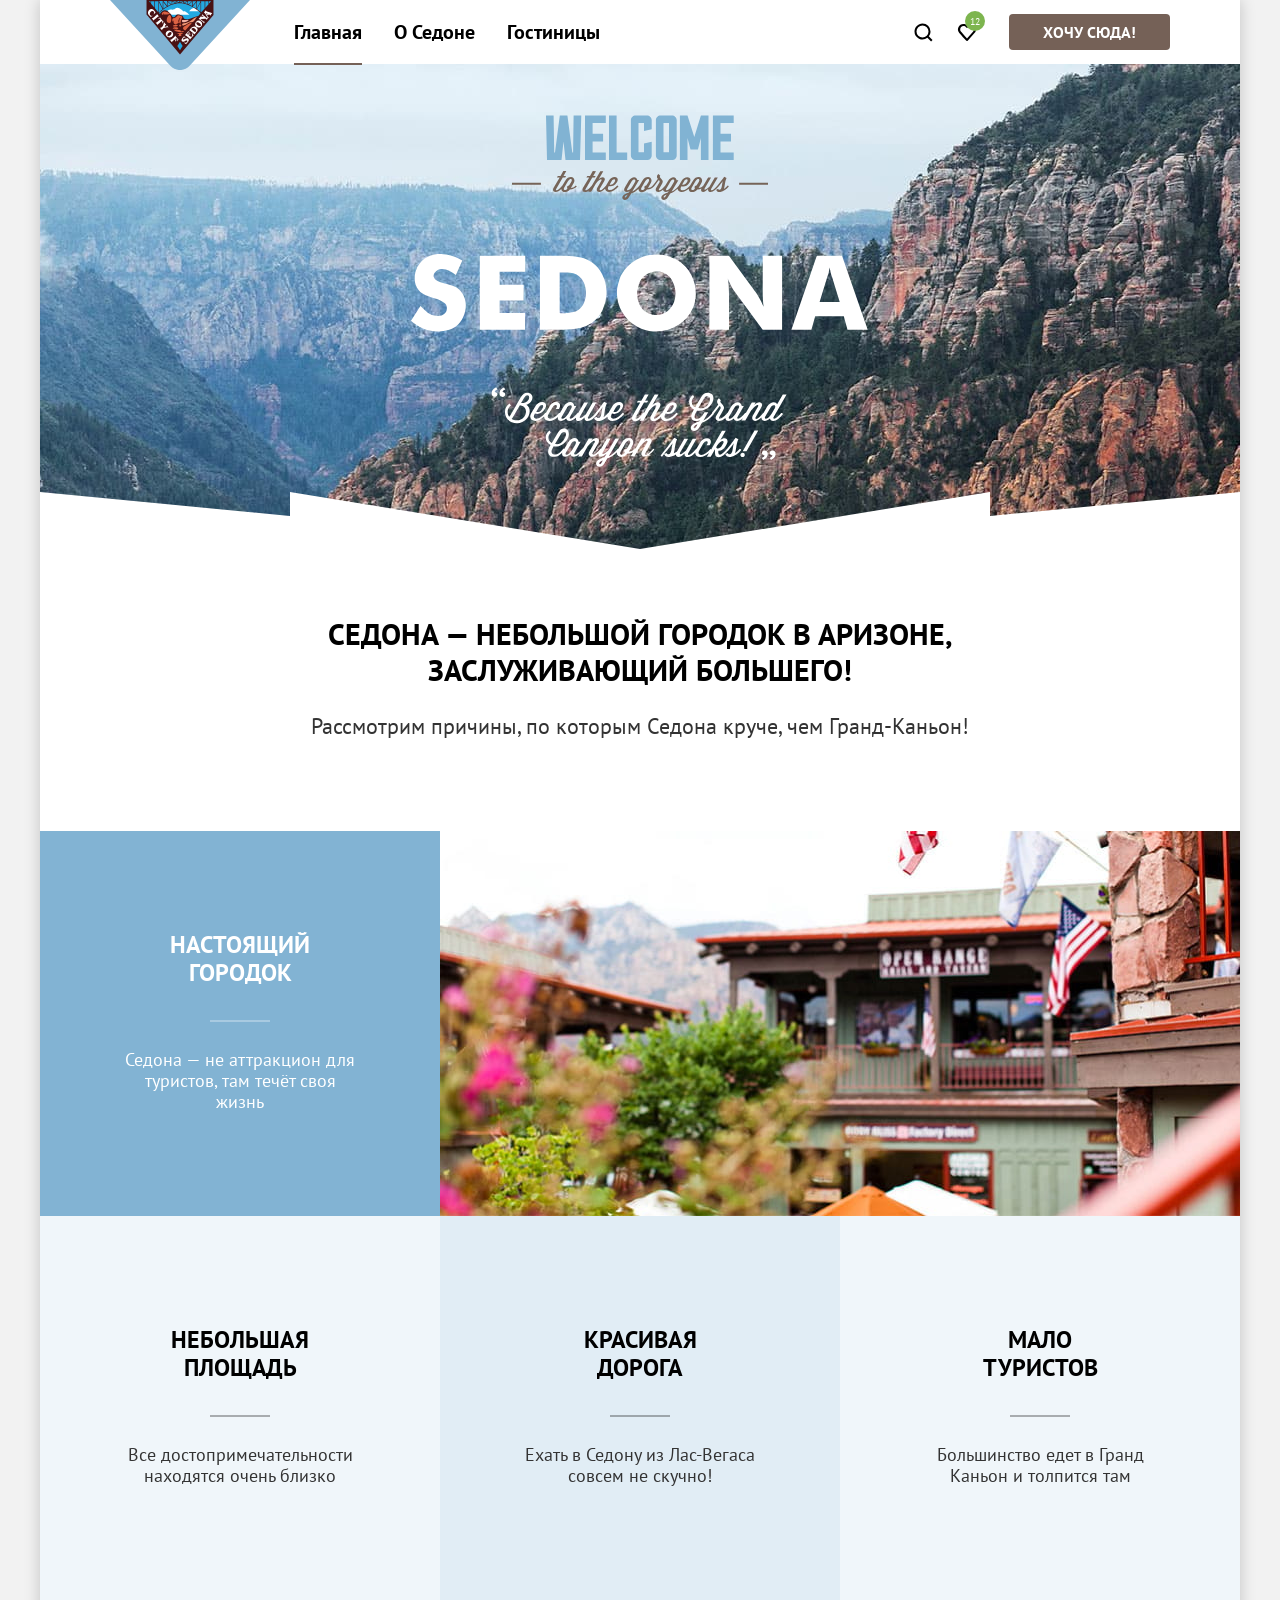
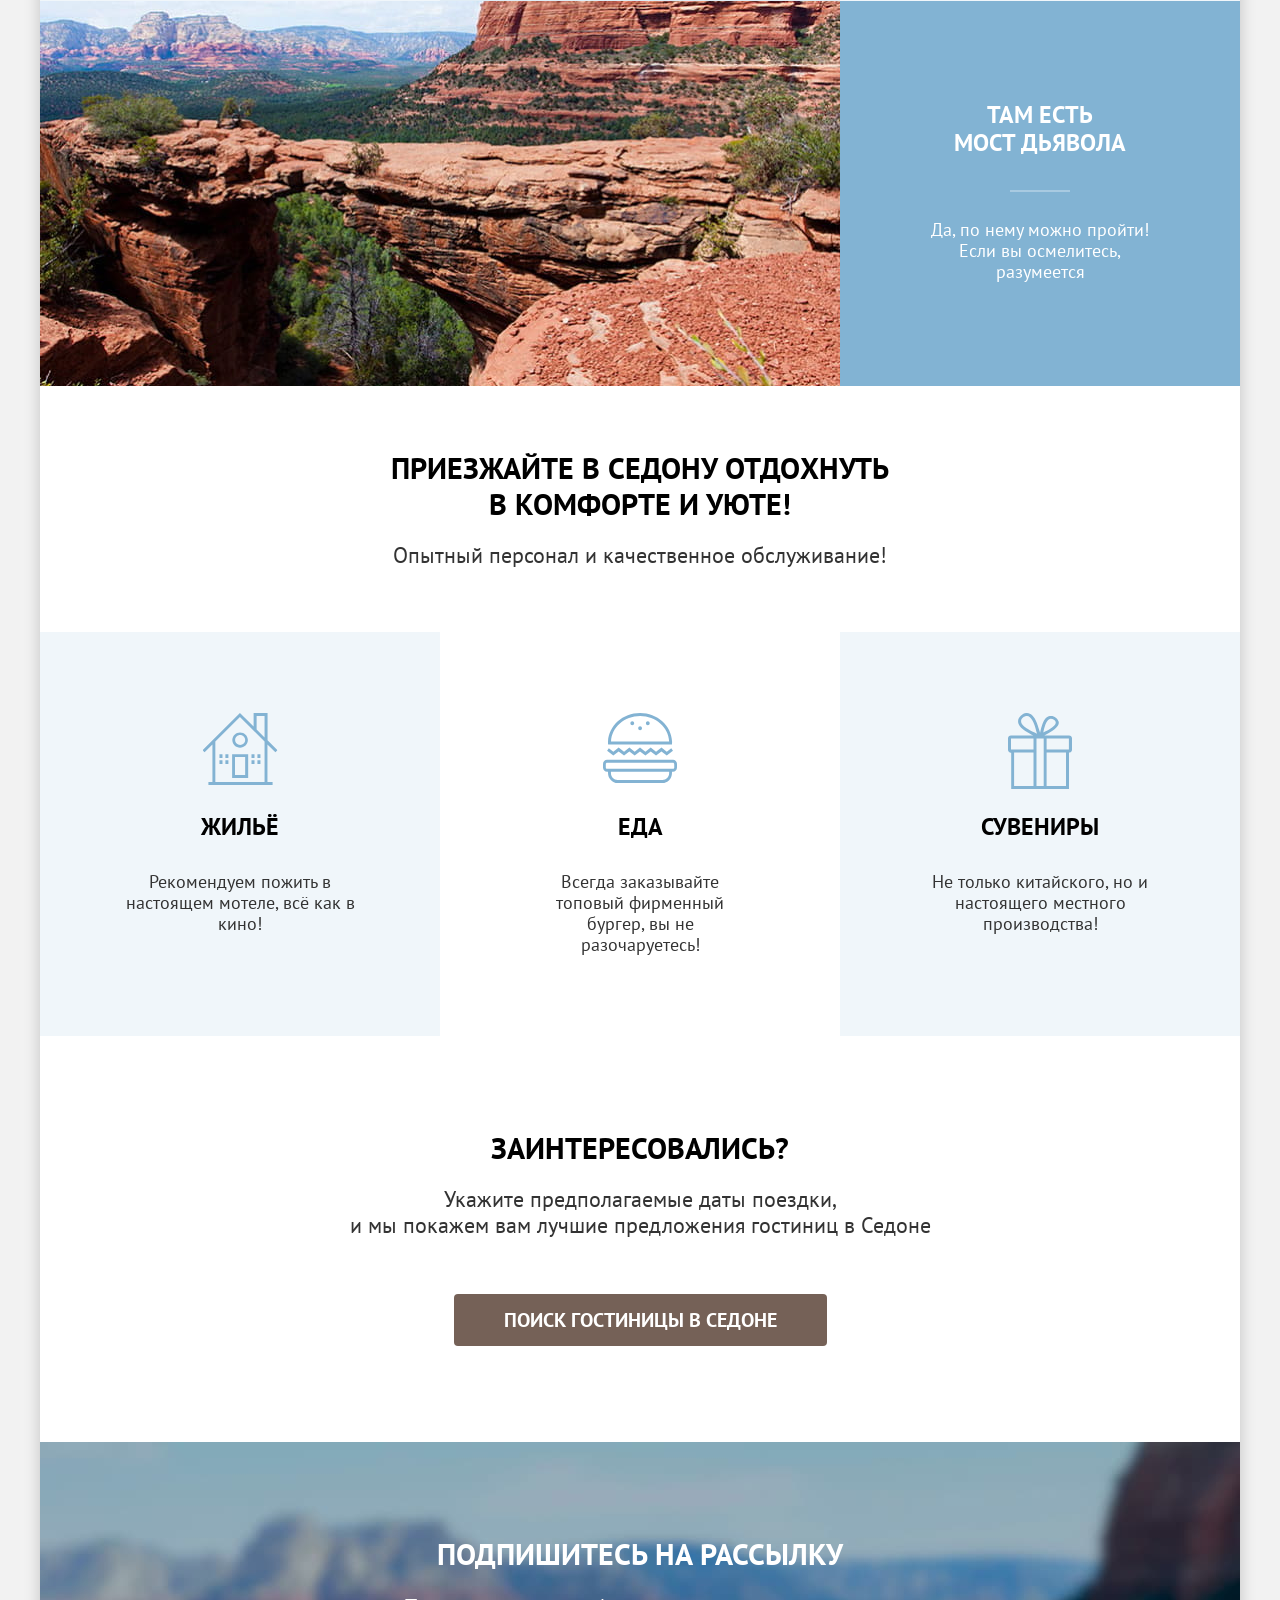
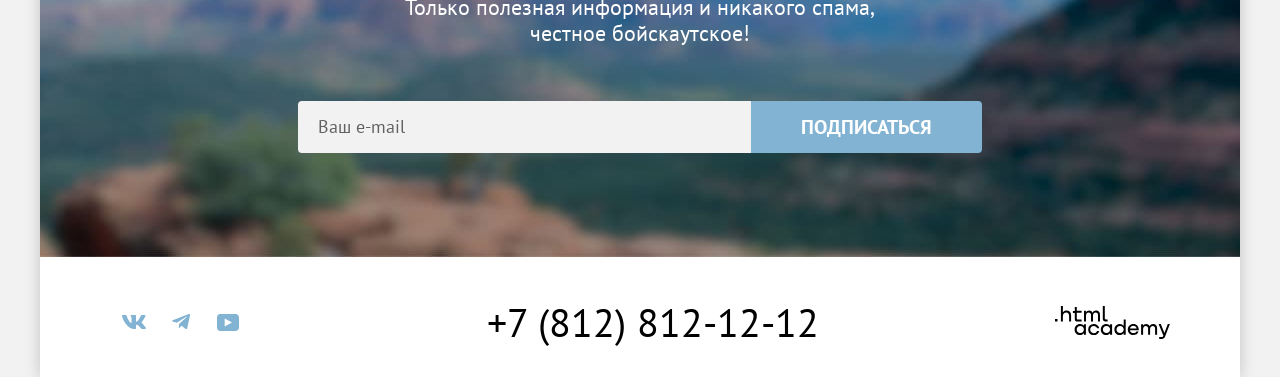
<file: 1/index.html>
<!DOCTYPE html>
<html lang="ru">
<head>
  <meta charset="utf-8">
  <title>Седона - небольшой город в Аризоне</title>
  <link rel="icon" href="favicon.ico">
  <link rel="icon" type="image/png" sizes="32x32" href="images/favicon.png">
  <link rel="stylesheet" href="styles/styles.css">
  <base href="https://htmlacademy-htmlcss.github.io/2685735-sedona-2/1/">
</head>
<body>
  <div class="page-wrapper">
    <header class="main-header" data-test="header">
      <a class="logo" href="index.html">
        <img src="images/logo.svg" width="140" height="70" alt="Логотип Седоны">
      </a>

      <nav class="main-nav">
        <ul class="main-nav-list nav-menu">
          <li class="main-nav-item">
            <a class="main-nav-link main-nav-link-current" aria-current="page" href="#">Главная</a>
          </li>
          <li class="main-nav-item">
            <a class="main-nav-link" href="#">О Седоне</a>
          </li>
          <li class="main-nav-item">
            <a class="main-nav-link" href="catalog.html">Гостиницы</a>
          </li>
        </ul>

        <ul class="main-nav-list user-menu">
          <li class="user-menu-item">
            <a class="user-menu-link user-menu-link-search" href="#">
              <span class="visually-hidden">Поиск</span>
            </a>
          </li>
          <li class="user-menu-item">
            <a class="user-menu-link user-menu-link-favorites" href="#">
              <span class="visually-hidden">В избранном</span>
              <span class="favorites-count">12</span>
            </a>
          </li>
          <li class="user-menu-item">
            <a class="user-menu-link user-menu-button button" href="#">Хочу
              сюда!</a>
          </li>
        </ul>
      </nav>
    </header>

    <main class="main-container" data-test="main">
      <section class="hero" data-test="hero">
        <h1 class="visually-hidden">Добро пожаловать в Седону!</h1>
        <img class="hero-image" src="images/welcome.svg" width="458" height="352" alt="Добро пожаловать в Седону">
      </section>

      <section class="advantages" data-test="advantages">
        <div class="advantages-intro-container">
          <h2 class="advantages-title">Седона — небольшой городок в Аризоне,
            заслуживающий большего!</h2>
          <p class="advantages-main-description">
            Рассмотрим причины, по которым Седона круче, чем Гранд-Каньон!
          </p>
        </div>

        <ul class="advantages-list">
          <li class="advantages-item advantages-item-accent">
            <div class="advantages-item-column">
              <h3 class="advantages-subtitle">Настоящий городок</h3>
              <p class="advantages-description">
                Седона — не аттракцион для туристов, там течёт своя жизнь
              </p>
            </div>
            <img class="advantages-image" src="images/advantage_1.jpg" width="800" height="385" alt="Улица Седоны с магазином и американским флагом">
          </li>
          <li class="advantages-item">
            <h3 class="advantages-subtitle">Небольшая площадь</h3>
            <p class="advantages-description">
              Все достопримечательности находятся очень близко
            </p>
          </li>
          <li class="advantages-item">
            <h3 class="advantages-subtitle">Красивая дорога</h3>
            <p class="advantages-description">
              Ехать в Седону из Лас-Вегаса совсем не скучно!
            </p>
          </li>
          <li class="advantages-item">
            <h3 class="advantages-subtitle">Мало туристов</h3>
            <p class="advantages-description">
              Большинство едет в Гранд Каньон и толпится там
            </p>
          </li>
          <li class="advantages-item advantages-item-accent">
            <div class="advantages-item-column advantages-item-column-reverse">
              <h3 class="advantages-subtitle">Там есть мост дьявола</h3>
              <p class="advantages-description">
                Да, по нему можно пройти! Если вы осмелитесь, разумеется
              </p>
            </div>
            <img class="advantages-image" src="images/advantage_2.jpg" width="800" height="385" alt="Мост Дьявола в Седоне">
          </li>
        </ul>
      </section>

      <section class="services">
        <div class="services-intro-container">
          <h2 class="services-title">Приезжайте в Седону отдохнуть в комфорте и
            уюте!</h2>
          <p class="services-main-description">
            Опытный персонал и качественное обслуживание!
          </p>
        </div>

        <ul class="services-list">
          <li class="services-item">
            <h3 class="services-subtitle services-subtitle-housing">Жильё</h3>
            <p class="services-description">
              Рекомендуем пожить в настоящем мотеле, всё как в кино!
            </p>
          </li>
          <li class="services-item">
            <h3 class="services-subtitle services-subtitle-food">Еда</h3>
            <p class="services-description">
              Всегда заказывайте топовый фирменный бургер, вы не разочаруетесь!
            </p>
          </li>
          <li class="services-item">
            <h3 class="services-subtitle services-subtitle-gift">Сувениры</h3>
            <p class="services-description">
              Не только китайского, но и настоящего местного производства!
            </p>
          </li>
        </ul>
      </section>

      <section class="search" data-test="search">
        <h2 class="search-title">Заинтересовались?</h2>
        <p class="search-description">
          Укажите предполагаемые даты поездки,<br> и мы покажем вам лучшие
          предложения гостиниц в Седоне
        </p>
        <button class="search-button button" type="button" onclick="modal_search.showModal()">
          Поиск гостиницы в Седоне
        </button>
      </section>

      <section class="newsletter" data-test="subscribe">
        <div class="newsletter-intro-container">
          <h2 class="newsletter-title">Подпишитесь на рассылку</h2>
          <p class="newsletter-description">
            Только полезная информация и никакого спама, честное бойскаутское!
          </p>
        </div>

        <form class="newsletter-form" action="https://echo.htmlacademy.ru/" method="post">
          <label class="visually-hidden" for="newsletter-email">Ваш
            e-mail</label>
          <input class="newsletter-email-field" type="email" name="email" id="newsletter-email" placeholder="Ваш e-mail" required>
          <button class="newsletter-button button" type="submit">Подписаться
          </button>
        </form>
      </section>
    </main>

    <footer class="footer" data-test="footer">
      <ul class="social">
        <li class="social-item">
          <a class="social-link" href="https://vk.com/htmlacademy">
            <svg class="social-icon" aria-hidden="true" focusable="false" xmlns="http://www.w3.org/2000/svg" width="24" height="14" fill="currentColor" viewBox="0 0 24 14">
              <path fill-rule="evenodd" d="M23.45.95c.17-.55 0-.95-.8-.95h-2.62c-.67 0-.98.35-1.14.73 0 0-1.34 3.2-3.23 5.27-.61.6-.89.8-1.22.8-.17 0-.42-.2-.42-.74V.95c0-.66-.18-.95-.74-.95H9.15c-.42 0-.67.3-.67.6 0 .61.95.76 1.05 2.5v3.8c0 .84-.16.99-.5.99-.88 0-3.05-3.21-4.33-6.89-.25-.71-.5-1-1.17-1H.9C.15 0 0 .35 0 .73c0 .68.89 4.07 4.14 8.55C6.32 12.34 9.38 14 12.16 14c1.67 0 1.88-.37 1.88-1v-2.32c0-.73.16-.88.69-.88.38 0 1.05.2 2.61 1.67C19.11 13.22 19.4 14 20.41 14h2.62c.75 0 1.13-.37.91-1.1-.24-.72-1.09-1.77-2.21-3.02-.62-.7-1.53-1.47-1.81-1.86-.4-.49-.28-.7 0-1.14 0 0 3.2-4.43 3.53-5.93" clip-rule="evenodd"/>
            </svg>
            <span class="visually-hidden">ВКонтакте</span>
          </a>
        </li>

        <li class="social-item">
          <a class="social-link" href="https://t.me/htmlacademy">
            <svg class="social-icon" aria-hidden="true" focusable="false" xmlns="http://www.w3.org/2000/svg" width="18" height="16" fill="currentColor" viewBox="0 0 18 16">
              <path d="M16.79.1.84 6.25c-1.09.43-1.08 1.04-.2 1.31l4.1 1.28 9.47-5.98c.44-.27.85-.12.52.18L7.05 9.96l-.28 4.22c.41 0 .6-.19.83-.41l1.99-1.93 4.13 3.05c.77.42 1.31.2 1.5-.7l2.72-12.8c.28-1.12-.43-1.62-1.16-1.3"/>
            </svg>
            <span class="visually-hidden">Telegram</span>
          </a>
        </li>

        <li class="social-item">
          <a class="social-link" href="https://www.youtube.com/user/htmlacademyru">
            <svg class="social-icon" aria-hidden="true" focusable="false" xmlns="http://www.w3.org/2000/svg" width="22" height="17" fill="currentColor" viewBox="0 0 22 17">
              <path d="M18.6 0H3.18C1.31 0 0 1.6 0 3.4v10.1C0 15.4 1.31 17 3.17 17h15.66c1.64 0 3.17-1.6 3.17-3.4V3.4C21.78 1.6 20.47 0 18.6 0M7.67 12.54V4.46L15 8.5z"/>
            </svg>
            <span class="visually-hidden">YouTube</span>
          </a>
        </li>
      </ul>

      <a class="footer-phone" href="tel:+78128121212">+7 (812) 812-12-12</a>
      <a class="footer-logo" href="https://htmlacademy.ru/intensive/htmlcss">
        <svg class="footer-logo-icon" role="img" aria-label="логотип HTML Academy" aria-hidden="true" focusable="false" xmlns="http://www.w3.org/2000/svg" width="115" height="33" fill="currentColor" viewBox="0 0 115 33">
          <path d="M0 12.9v2.6h2.5v-2.6zM11.6 4.5c-1.6 0-2.8.7-3.6 1.7h-.1V0h-2v15.5h2v-5.3c0-2.1 1.3-3.6 3.3-3.6 1.8 0 2.9 1.4 2.9 3.2v5.7h2V9.4c.1-3-1.8-4.9-4.5-4.9M26.6 4.8h-4.8V1.1h-2v3.8h-1.9v2h1.9v6c0 1.7 1 2.7 2.7 2.7h4.1v-2h-3.7c-.7 0-1.1-.4-1.1-1.1V6.8h4.8zM41.1 4.6c-1.6 0-2.9.8-3.5 2.1h-.1c-.6-1.2-1.8-2.1-3.4-2.1-1.4 0-2.5.8-3.1 1.8h-.1V4.8H29v10.6h2V10c0-2 1-3.5 2.6-3.5 1.5 0 2.4 1 2.4 2.6v6.3h2V9.8c0-2.4 1.4-3.3 2.6-3.3 1.5 0 2.4 1 2.4 2.6v6.3h2V8.9c.1-2.5-1.4-4.3-3.9-4.3M47.8 12.7c0 1.7 1 2.7 2.8 2.7h2v-2h-1.7c-.7 0-1.1-.4-1.1-1.1V0h-2zM28.9 19.7c-.9-1.1-2.2-1.8-3.9-1.8-3.1 0-5.4 2.3-5.4 5.6s2.3 5.6 5.4 5.6c1.8 0 3-.8 3.8-1.9h.1v1.6h2V18.2h-2zm-3.6 7.4c-2.2 0-3.6-1.6-3.6-3.6s1.4-3.6 3.6-3.6 3.6 1.6 3.6 3.6c0 1.9-1.4 3.6-3.6 3.6M44.2 22c-.5-2.4-2.6-4.1-5.4-4.1a5.4 5.4 0 0 0-5.6 5.6c0 3.1 2.2 5.6 5.6 5.6 2.8 0 4.9-1.8 5.4-4.2h-2.1a3.4 3.4 0 0 1-3.3 2.3c-2.2 0-3.6-1.6-3.6-3.6s1.4-3.6 3.6-3.6c1.6 0 2.8 1 3.3 2.2h2.1zM55.1 19.7c-.9-1.1-2.2-1.8-3.9-1.8-3.1 0-5.4 2.3-5.4 5.6s2.3 5.6 5.4 5.6c1.8 0 3-.8 3.8-1.9h.1v1.6h2V18.2h-2zm-3.6 7.4c-2.2 0-3.6-1.6-3.6-3.6s1.4-3.6 3.6-3.6 3.6 1.6 3.6 3.6c0 1.9-1.5 3.6-3.6 3.6M68.7 19.8c-.9-1.1-2.2-1.9-3.9-1.9-3.1 0-5.4 2.3-5.4 5.6s2.2 5.6 5.4 5.6c1.7 0 3-.8 3.8-1.8h.1v1.5h2V13.4h-2zm-3.6 7.3c-2.2 0-3.6-1.6-3.6-3.6s1.4-3.6 3.6-3.6 3.6 1.6 3.6 3.6c-.1 2-1.5 3.6-3.6 3.6M78.3 17.9c-3.3 0-5.5 2.5-5.5 5.6 0 3 2.1 5.6 5.5 5.6 2.5 0 4.5-1.3 5.2-3.6h-2.1c-.5 1-1.6 1.6-3 1.6-1.9 0-3.3-1.3-3.4-2.9h8.8c.2-3.6-2-6.3-5.5-6.3m0 1.9c1.7 0 3 1 3.3 2.6h-6.5c.3-1.5 1.5-2.6 3.2-2.6M98.2 17.9c-1.6 0-2.9.8-3.6 2h-.1c-.6-1.2-1.8-2-3.4-2-1.4 0-2.5.7-3.1 1.8v-1.5h-1.9v10.6h2v-5.4c0-2 1-3.4 2.6-3.5 1.5 0 2.4 1 2.4 2.6v6.3h2v-5.6c0-2.4 1.4-3.3 2.6-3.3 1.5 0 2.4 1 2.4 2.6v6.3h2v-6.5c.1-2.6-1.4-4.4-3.9-4.4M109.4 27l-3.6-8.9h-2.2l4.8 11.6c-.3.9-.7 1.2-1.7 1.2h-2.5v2h2.5c1.8 0 2.8-.8 3.5-2.6l4.7-12.2h-2.1z"/>
        </svg>
        <span class="visually-hidden">HTML Academy</span>
      </a>
    </footer>

    <dialog class="modal" id="modal_search">
      <div class="modal-container">
        <button class="modal-close-button" type="button" onclick="modal_search.close()">
          <span class="visually-hidden">Закрыть</span>
        </button>
        <section class="modal-content">
          <h2 class="modal-title">Поиск гостиницы в Седоне</h2>
          <form class="modal-form" method="post" action="https://echo.htmlacademy.ru">
            <fieldset class="modal-row">
              <div class="modal-field">
                <label class="modal-form-label" for="checkin">Дата
                  заезда:</label>
                <input class="modal-date-input" type="text" id="checkin" name="checkin" placeholder="Укажите дату" autofocus required>
                <button class="modal-date-button" type="button" aria-label="Выбрать дату"></button>
              </div>
              <p class="modal-message modal-message-error">Мы не можем отправить
                вас в прошлое.</p>
            </fieldset>

            <fieldset class="modal-row">
              <div class="modal-field">
                <label class="modal-form-label" for="checkout">Дата
                  выезда:</label>
                <input class="modal-date-input" type="text" id="checkout" name="checkout" placeholder="Укажите дату" required>
                <button class="modal-date-button" type="button" aria-label="Выбрать дату"></button>
              </div>
              <p class="modal-message">На эти даты есть свободные номера. Пока
                есть.</p>
            </fieldset>

            <fieldset class="modal-row modal-row-adults">
              <label class="modal-form-label" for="adults">Взрослые:</label>
              <div class="modal-field modal-field-count">
                <button class="modal-counter-button modal-counter-button-minus" type="button">
                  <svg class="modal-counter-button-icon" xmlns="http://www.w3.org/2000/svg" width="14" height="2" fill="none" viewBox="0 0 14 2">
                    <path d="M0 0v2h14V0z"/>
                  </svg>
                  <span class="visually-hidden">Уменьшить</span>
                </button>
                <input class="modal-amount-input" type="number" id="adults" name="adults" value="2" min="1" required>
                <button class="modal-counter-button modal-counter-button-plus" type="button">
                  <svg class="modal-counter-button-icon" xmlns="http://www.w3.org/2000/svg" width="14" height="14" fill="none" viewBox="0 0 14 14">
                    <path d="M14 6H8V0H6v6H0v2h6v6h2V8h6z"/>
                  </svg>
                  <span class="visually-hidden">Увеличить</span>
                </button>
              </div>
            </fieldset>

            <fieldset class="modal-row modal-row-children">
              <div class="modal-form-label modal-form-label-icon">
                <label class="modal-form-label" for="children">Дети:</label>
                <span class="tooltip">
                  <button class="tooltip-toggle" type="button" aria-labelledby="tooltip-label-date">
                    <svg class="tooltip-icon" xmlns="http://www.w3.org/2000/svg" width="26" height="26" fill="none" viewBox="0 0 26 26">
                      <circle cx="13" cy="13" r="13" fill="#83b3d3"/>
                      <path fill="#fff" fill-rule="evenodd" d="M12 7h2v2h-2zm2 12h-2v-9h2z" clip-rule="evenodd"/>
                    </svg>
                  </button>
                  <span class="tooltip-text" role="tooltip" id="tooltip-label-date">
                    Укажите количество детей, которые будут с вами, возраст которых от 6 до 18 лет. Дети до 6 лет размещаются бесплатно.
                  </span>
                </span>
              </div>
              <div class="modal-field modal-field-count">
                <button class="modal-counter-button modal-counter-button-minus" type="button">
                  <svg class="modal-counter-button-icon" xmlns="http://www.w3.org/2000/svg" width="14" height="2" fill="none" viewBox="0 0 14 2">
                    <path d="M0 0v2h14V0z"/>
                  </svg>
                  <span class="visually-hidden">Уменьшить</span>
                </button>
                <input class="modal-amount-input" type="number" id="children" name="children" value="2" min="0" required>
                <button class="modal-counter-button modal-counter-button-plus" type="button">
                  <svg class="modal-counter-button-icon" xmlns="http://www.w3.org/2000/svg" width="14" height="14" fill="none" viewBox="0 0 14 14">
                    <path d="M14 6H8V0H6v6H0v2h6v6h2V8h6z"/>
                  </svg>
                  <span class="visually-hidden">Увеличить</span>
                </button>
              </div>
            </fieldset>

            <button class="button modal-submit-button" type="submit">Найти
            </button>
          </form>
        </section>
      </div>
    </dialog>
  </div>
</body>
</html>
</file>
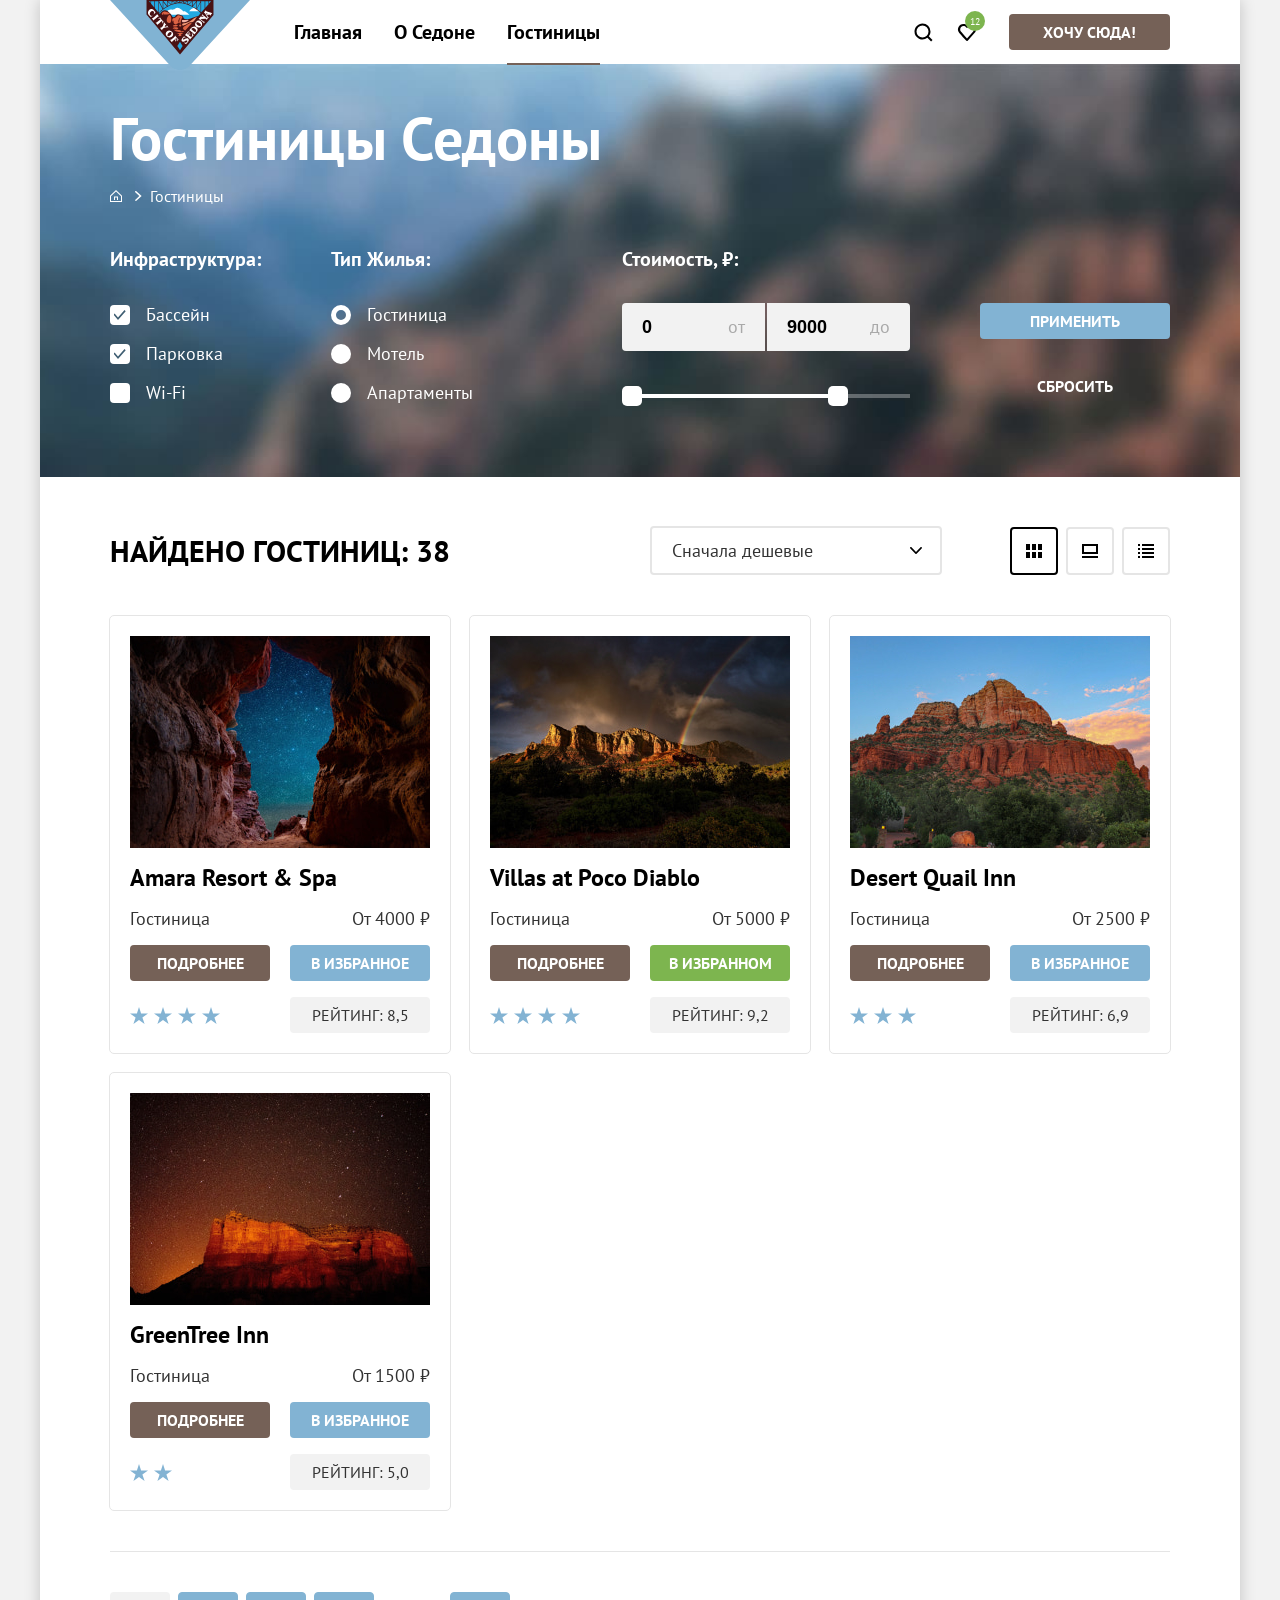
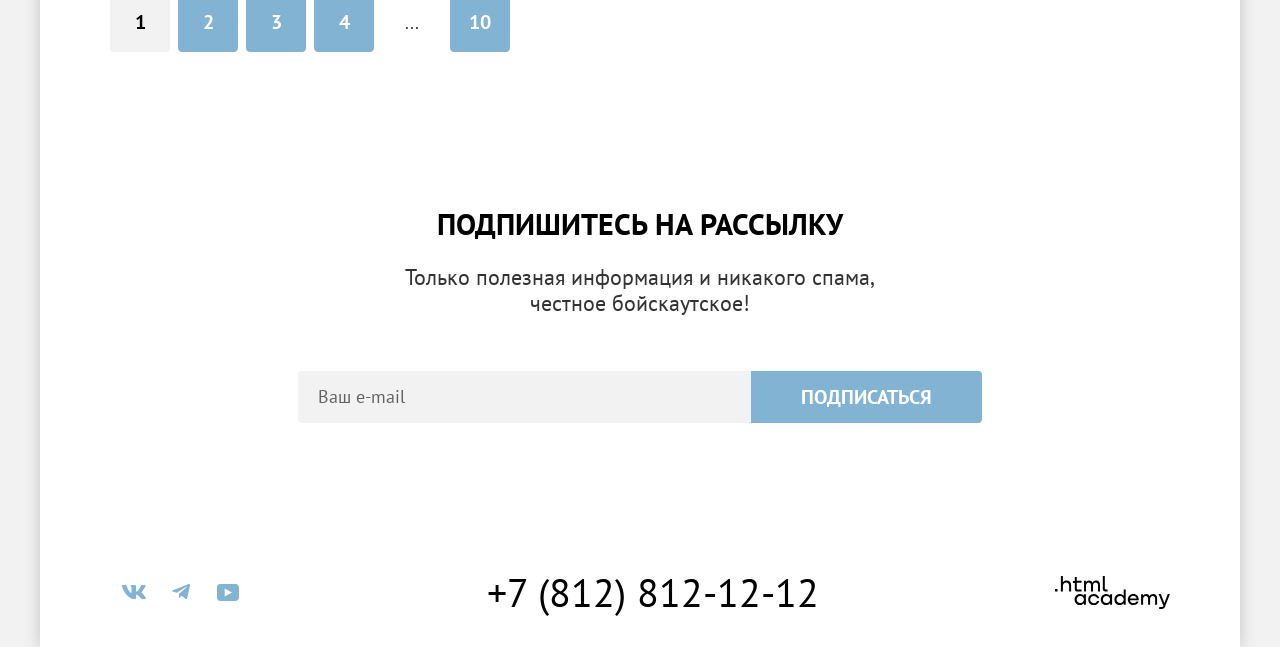
<file: 1/catalog.html>
<!DOCTYPE html>
<html lang="ru">
  <head>
    <meta charset="utf-8">
    <title>Седона - Гостиницы</title>
    <link rel="icon" href="favicon.ico">
    <link rel="icon" type="image/png" sizes="32x32" href="images/favicon.png">
    <link rel="stylesheet" href="styles/styles.css">
    <base href="https://htmlacademy-htmlcss.github.io/2685735-sedona-2/1/">
</head>
  <body>
    <div class="page-wrapper">
      <header class="main-header" data-test="header">
        <a class="logo" href="index.html">
          <img src="images/logo.svg" width="140" height="70" alt="Логотип Седоны">
        </a>
        <nav class="main-nav">
          <ul class="main-nav-list nav-menu">
            <li class="main-nav-item">
              <a class="main-nav-link" href="index.html">Главная</a>
            </li>
            <li class="main-nav-item">
              <a class="main-nav-link" href="#">О Седоне</a>
            </li>
            <li class="main-nav-item">
              <a class="main-nav-link main-nav-link-current" aria-current="page" href="#">Гостиницы</a>
            </li>
          </ul>

          <ul class="main-nav-list user-menu">
            <li class="user-menu-item">
              <a class="user-menu-link user-menu-link-search" href="#">
                <span class="visually-hidden">Поиск</span>
              </a>
            </li>
            <li class="user-menu-item">
              <a class="user-menu-link user-menu-link-favorites" href="#">
                <span class="visually-hidden">В избранном</span>
                <span class="favorites-count">12</span>
              </a>
            </li>
            <li class="user-menu-item">
              <a class="user-menu-link user-menu-button button" href="#">Хочу сюда!</a>
            </li>
          </ul>
        </nav>
      </header>

      <main class="main-container" data-test="main">
        <section class="catalog-header" data-test="filter">
          <h1 class="catalog-title">Гостиницы Седоны</h1>
          <ul class="breadcrumbs">
            <li class="breadcrumbs-item">
              <a class="breadcrumbs-link breadcrumbs-link-main" href="index.html">
                <svg xmlns="http://www.w3.org/2000/svg" width="12" height="12" fill="none" viewBox="0 0 12 12">
                  <path fill="#fff" d="M6 0 0 5.8V12h12V5.8zm5 11H1V6.2l5-4.8 5 4.8z"/>
                  <path fill="#fff" d="M4 10h1V7.5h2V10h1V6.5H4z"/>
                </svg>
                <span class="visually-hidden">Главная</span>
              </a>
            </li>
            <li class="breadcrumbs-item">
              <a class="breadcrumbs-link breadcrumbs-link-current" aria-current="page" href="catalog.html">Гостиницы</a>
            </li>
          </ul>

          <form class="catalog-filter" action="https://echo.htmlacademy.ru/" method="get">
            <fieldset class="filter-group">
              <legend class="filter-title">Инфраструктура:</legend>

              <ul class="filter-list">
                <li class="filter-item">
                  <label class="filter-label">
                    <input class="filter-input visually-hidden" type="checkbox" name="pool" checked>
                    <span class="filter-mark"></span>
                    <span class="filter-text">Бассейн</span>
                  </label>
                </li>

                <li class="filter-item">
                  <label class="filter-label">
                    <input class="filter-input visually-hidden" type="checkbox" name="parking" checked>
                    <span class="filter-mark"></span>
                    <span class="filter-text">Парковка</span>
                  </label>
                </li>

                <li class="filter-item">
                  <label class="filter-label">
                    <input class="filter-input visually-hidden" type="checkbox" name="wifi">
                    <span class="filter-mark"></span>
                    <span class="filter-text">Wi-Fi</span>
                  </label>
                </li>
              </ul>
            </fieldset>

            <fieldset class="filter-group">
              <legend class="filter-title">Тип жилья:</legend>

              <ul class="filter-list">
                <li class="filter-item">
                  <label class="filter-label">
                    <input class="filter-input visually-hidden" type="radio" name="housing" value="hotel" checked>
                    <span class="filter-mark"></span>
                    <span class="filter-text">Гостиница</span>
                  </label>
                </li>

                <li class="filter-item">
                  <label class="filter-label">
                    <input class="filter-input visually-hidden" type="radio" name="housing" value="motel">
                    <span class="filter-mark"></span>
                    <span class="filter-text">Мотель</span>
                  </label>
                </li>

                <li class="filter-item">
                  <label class="filter-label">
                    <input class="filter-input visually-hidden" type="radio" name="housing" value="apartments">
                    <span class="filter-mark"></span>
                    <span class="filter-text">Апартаменты</span>
                  </label>
                </li>
              </ul>
            </fieldset>

            <fieldset class="filter-group filter-group-range">
              <legend class="filter-title">Стоимость, ₽:</legend>

              <div class="range-inputs">
                <label class="range-field">
                  <input class="range-input range-input-min" type="number" name="price-min" value="0" min="0" max="9000">
                  <span class="range-text">от</span>
                </label>

                <label class="range-field">
                  <input class="range-input range-input-max" type="number" name="price-max" value="9000" min="0" max="9000">
                  <span class="range-text">до</span>
                </label>
              </div>

              <div class="range-slider">
                <div class="range-track">
                  <div class="range-progress" style="left: 0; right: 62px">
                    <button class="range-control range-control-min" type="button"></button>
                    <button class="range-control range-control-max" type="button"></button>
                  </div>
                </div>
              </div>
            </fieldset>

            <div class="filter-buttons">
              <button class="button filter-submit" type="submit">Применить</button>
              <button class="button filter-reset" type="reset">Сбросить</button>
            </div>
          </form>
        </section>

        <section class="catalog" data-test="catalog">
          <h2 class="visually-hidden">Список гостиниц</h2>
          <div class="catalog-sorting-panel">
            <p class="catalog-result">
              Найдено гостиниц: <span>38</span>
            </p>

            <select class="catalog-sort" aria-label="Сортировка">
              <option value="cheap">Сначала дешевые</option>
              <option value="expensive">Сначала дорогие</option>
              <option value="popular">Сначала популярные</option>
            </select>

            <div class="catalog-view">
              <a class="view-button view-button-active view-button-tile" href="catalog.html?view=tile">
                <span class="visually-hidden">Показать плиткой</span>
              </a>
              <a class="view-button view-button-card" href="catalog.html?view=card">
                <span class="visually-hidden">Показать карточками</span>
              </a>
              <a class="view-button view-button-list" href="catalog.html?view=list">
                <span class="visually-hidden">Показать списком</span>
              </a>
            </div>
          </div>

          <ul class="hotel-list">
            <li class="hotel-card">
              <a class="hotel-link" href="#">
                <img class="hotel-image" src="images/catalog/hotel_1.jpg" width="300" height="212" alt="Пещера с видом на ночное звёздное небо">
                <h3 class="hotel-title">Amara Resort & Spa</h3>
              </a>
              <p class="hotel-type">Гостиница</p>
              <p class="hotel-price">От 4000 ₽</p>
              <a class="button hotel-more" href="#">Подробнее</a>
              <a class="button hotel-favorite" href="#">В избранное</a>
              <div class="hotel-stars hotel-stars-4" role="img"
                   aria-label="Звёздный рейтинг 4 из 5">
                <span class="visually-hidden">4 звезды</span>
              </div>
              <p class="hotel-rating">
                Рейтинг: 8,5
              </p>
            </li>

            <li class="hotel-card">
              <a class="hotel-link" href="#">
                <img class="hotel-image" src="images/catalog/hotel_2.jpg" width="300" height="212" alt="Горный пейзаж на закате с радугой">
                <h3 class="hotel-title">Villas at Poco Diablo</h3>
              </a>
              <p class="hotel-type">Гостиница</p>
              <p class="hotel-price">От 5000 ₽</p>
              <a class="button hotel-more" href="#">Подробнее</a>
              <a class="button hotel-favorite hotel-favorite-added" href="#">В
                избранном</a>
              <div class="hotel-stars hotel-stars-4" role="img"
                   aria-label="Звёздный рейтинг 4 из 5">
                <span class="visually-hidden">4 звезды</span>
              </div>
              <p class="hotel-rating">
                Рейтинг: 9,2
              </p>
            </li>

            <li class="hotel-card">
              <a class="hotel-link" href="#">
                <img class="hotel-image" src="images/catalog/hotel_3.jpg" width="300" height="212" alt="Красные скалы Седоны на фоне голубого неба">
                <h3 class="hotel-title">Desert Quail Inn</h3>
              </a>
              <p class="hotel-type">Гостиница</p>
              <p class="hotel-price">От 2500 ₽</p>
              <a class="button hotel-more" href="#">Подробнее</a>
              <a class="button hotel-favorite" href="#">В избранное</a>
              <div class="hotel-stars hotel-stars-3" role="img"
                   aria-label="Звёздный рейтинг 3 из 5">
                <span class="visually-hidden">3 звезды</span>
              </div>
              <p class="hotel-rating">
                Рейтинг: 6,9
              </p>
            </li>

            <li class="hotel-card">
              <a class="hotel-link" href="#">
                <img class="hotel-image" src="images/catalog/hotel_4.jpg" width="300" height="212" alt="Скала Седоны под звёздным ночным небом">
                <h3 class="hotel-title">GreenTree Inn</h3>
              </a>
              <p class="hotel-type">Гостиница</p>
              <p class="hotel-price">От 1500 ₽</p>
              <a class="button hotel-more" href="#">Подробнее</a>
              <a class="button hotel-favorite" href="#">В избранное</a>
              <div class="hotel-stars hotel-stars-2" role="img"
                   aria-label="Звёздный рейтинг 2 из 5">
                <span class="visually-hidden">2 звезды</span>
              </div>
              <p class="hotel-rating">
                Рейтинг: 5,0
              </p>
            </li>
          </ul>

          <ul class="pagination">
            <li class="pagination-item pagination-current">
              <a class="pagination-link">1</a>
            </li>

            <li class="pagination-item">
              <a class="pagination-link" href="#">2</a>
            </li>

            <li class="pagination-item">
              <a class="pagination-link" href="#">3</a>
            </li>

            <li class="pagination-item">
              <a class="pagination-link" href="#">4</a>
            </li>

            <li class="pagination-item">
              <span>...</span>
            </li>

            <li class="pagination-item">
              <a class="pagination-link" href="#">10</a>
            </li>
          </ul>
        </section>

        <section class="newsletter catalog-newsletter" data-test="subscribe">
          <div class="newsletter-intro-container">
            <h2 class="newsletter-title">Подпишитесь на рассылку</h2>
            <p class="newsletter-description">
              Только полезная информация и никакого спама, честное бойскаутское!
            </p>
          </div>
          <form class="newsletter-form" action="https://echo.htmlacademy.ru/"
                method="post">
            <label class="visually-hidden" for="newsletter-email">Ваш e-mail</label>
            <input class="newsletter-email-field" type="email" name="email" id="newsletter-email"
                   placeholder="Ваш e-mail" required>
            <button class="newsletter-button button" type="submit">Подписаться
            </button>
          </form>
        </section>
      </main>

      <footer class="footer" data-test="footer">
        <ul class="social">
          <li class="social-item">
            <a class="social-link" href="https://vk.com/htmlacademy">
              <svg class="social-icon" aria-hidden="true" focusable="false"
                   xmlns="http://www.w3.org/2000/svg" width="24" height="14"
                   fill="currentColor" viewBox="0 0 24 14">
                <path fill-rule="evenodd"
                      d="M23.45.95c.17-.55 0-.95-.8-.95h-2.62c-.67 0-.98.35-1.14.73 0 0-1.34 3.2-3.23 5.27-.61.6-.89.8-1.22.8-.17 0-.42-.2-.42-.74V.95c0-.66-.18-.95-.74-.95H9.15c-.42 0-.67.3-.67.6 0 .61.95.76 1.05 2.5v3.8c0 .84-.16.99-.5.99-.88 0-3.05-3.21-4.33-6.89-.25-.71-.5-1-1.17-1H.9C.15 0 0 .35 0 .73c0 .68.89 4.07 4.14 8.55C6.32 12.34 9.38 14 12.16 14c1.67 0 1.88-.37 1.88-1v-2.32c0-.73.16-.88.69-.88.38 0 1.05.2 2.61 1.67C19.11 13.22 19.4 14 20.41 14h2.62c.75 0 1.13-.37.91-1.1-.24-.72-1.09-1.77-2.21-3.02-.62-.7-1.53-1.47-1.81-1.86-.4-.49-.28-.7 0-1.14 0 0 3.2-4.43 3.53-5.93"
                      clip-rule="evenodd"/>
              </svg>
              <span class="visually-hidden">ВКонтакте</span>
            </a>
          </li>

          <li class="social-item">
            <a class="social-link" href="https://t.me/htmlacademy">
              <svg class="social-icon" aria-hidden="true" focusable="false"
                   xmlns="http://www.w3.org/2000/svg" width="18" height="16"
                   fill="currentColor" viewBox="0 0 18 16">
                <path
                  d="M16.79.1.84 6.25c-1.09.43-1.08 1.04-.2 1.31l4.1 1.28 9.47-5.98c.44-.27.85-.12.52.18L7.05 9.96l-.28 4.22c.41 0 .6-.19.83-.41l1.99-1.93 4.13 3.05c.77.42 1.31.2 1.5-.7l2.72-12.8c.28-1.12-.43-1.62-1.16-1.3"/>
              </svg>
              <span class="visually-hidden">Telegram</span>
            </a>
          </li>

          <li class="social-item">
            <a class="social-link"
               href="https://www.youtube.com/user/htmlacademyru">
              <svg class="social-icon" aria-hidden="true" focusable="false"
                   xmlns="http://www.w3.org/2000/svg" width="22" height="17"
                   fill="currentColor" viewBox="0 0 22 17">
                <path
                  d="M18.6 0H3.18C1.31 0 0 1.6 0 3.4v10.1C0 15.4 1.31 17 3.17 17h15.66c1.64 0 3.17-1.6 3.17-3.4V3.4C21.78 1.6 20.47 0 18.6 0M7.67 12.54V4.46L15 8.5z"/>
              </svg>
              <span class="visually-hidden">YouTube</span>
            </a>
          </li>
        </ul>

        <a class="footer-phone" href="tel:+78128121212">+7 (812) 812-12-12</a>
        <a class="footer-logo" href="https://htmlacademy.ru/intensive/htmlcss">
          <svg class="footer-logo-icon" role="img" aria-label="логотип HTML Academy"
               aria-hidden="true" focusable="false"
               xmlns="http://www.w3.org/2000/svg" width="115" height="33"
               fill="currentColor" viewBox="0 0 115 33">
            <path
              d="M0 12.9v2.6h2.5v-2.6zM11.6 4.5c-1.6 0-2.8.7-3.6 1.7h-.1V0h-2v15.5h2v-5.3c0-2.1 1.3-3.6 3.3-3.6 1.8 0 2.9 1.4 2.9 3.2v5.7h2V9.4c.1-3-1.8-4.9-4.5-4.9M26.6 4.8h-4.8V1.1h-2v3.8h-1.9v2h1.9v6c0 1.7 1 2.7 2.7 2.7h4.1v-2h-3.7c-.7 0-1.1-.4-1.1-1.1V6.8h4.8zM41.1 4.6c-1.6 0-2.9.8-3.5 2.1h-.1c-.6-1.2-1.8-2.1-3.4-2.1-1.4 0-2.5.8-3.1 1.8h-.1V4.8H29v10.6h2V10c0-2 1-3.5 2.6-3.5 1.5 0 2.4 1 2.4 2.6v6.3h2V9.8c0-2.4 1.4-3.3 2.6-3.3 1.5 0 2.4 1 2.4 2.6v6.3h2V8.9c.1-2.5-1.4-4.3-3.9-4.3M47.8 12.7c0 1.7 1 2.7 2.8 2.7h2v-2h-1.7c-.7 0-1.1-.4-1.1-1.1V0h-2zM28.9 19.7c-.9-1.1-2.2-1.8-3.9-1.8-3.1 0-5.4 2.3-5.4 5.6s2.3 5.6 5.4 5.6c1.8 0 3-.8 3.8-1.9h.1v1.6h2V18.2h-2zm-3.6 7.4c-2.2 0-3.6-1.6-3.6-3.6s1.4-3.6 3.6-3.6 3.6 1.6 3.6 3.6c0 1.9-1.4 3.6-3.6 3.6M44.2 22c-.5-2.4-2.6-4.1-5.4-4.1a5.4 5.4 0 0 0-5.6 5.6c0 3.1 2.2 5.6 5.6 5.6 2.8 0 4.9-1.8 5.4-4.2h-2.1a3.4 3.4 0 0 1-3.3 2.3c-2.2 0-3.6-1.6-3.6-3.6s1.4-3.6 3.6-3.6c1.6 0 2.8 1 3.3 2.2h2.1zM55.1 19.7c-.9-1.1-2.2-1.8-3.9-1.8-3.1 0-5.4 2.3-5.4 5.6s2.3 5.6 5.4 5.6c1.8 0 3-.8 3.8-1.9h.1v1.6h2V18.2h-2zm-3.6 7.4c-2.2 0-3.6-1.6-3.6-3.6s1.4-3.6 3.6-3.6 3.6 1.6 3.6 3.6c0 1.9-1.5 3.6-3.6 3.6M68.7 19.8c-.9-1.1-2.2-1.9-3.9-1.9-3.1 0-5.4 2.3-5.4 5.6s2.2 5.6 5.4 5.6c1.7 0 3-.8 3.8-1.8h.1v1.5h2V13.4h-2zm-3.6 7.3c-2.2 0-3.6-1.6-3.6-3.6s1.4-3.6 3.6-3.6 3.6 1.6 3.6 3.6c-.1 2-1.5 3.6-3.6 3.6M78.3 17.9c-3.3 0-5.5 2.5-5.5 5.6 0 3 2.1 5.6 5.5 5.6 2.5 0 4.5-1.3 5.2-3.6h-2.1c-.5 1-1.6 1.6-3 1.6-1.9 0-3.3-1.3-3.4-2.9h8.8c.2-3.6-2-6.3-5.5-6.3m0 1.9c1.7 0 3 1 3.3 2.6h-6.5c.3-1.5 1.5-2.6 3.2-2.6M98.2 17.9c-1.6 0-2.9.8-3.6 2h-.1c-.6-1.2-1.8-2-3.4-2-1.4 0-2.5.7-3.1 1.8v-1.5h-1.9v10.6h2v-5.4c0-2 1-3.4 2.6-3.5 1.5 0 2.4 1 2.4 2.6v6.3h2v-5.6c0-2.4 1.4-3.3 2.6-3.3 1.5 0 2.4 1 2.4 2.6v6.3h2v-6.5c.1-2.6-1.4-4.4-3.9-4.4M109.4 27l-3.6-8.9h-2.2l4.8 11.6c-.3.9-.7 1.2-1.7 1.2h-2.5v2h2.5c1.8 0 2.8-.8 3.5-2.6l4.7-12.2h-2.1z"/>
          </svg>
          <span class="visually-hidden">HTML Academy</span>
        </a>
      </footer>
    </div>
  </body>
</html>
</file>
<file: 1/styles/styles.css>
@font-face {
  font-family: "PT Sans";
  font-style: normal;
  font-weight: 400;
  src: url("../fonts/ptsans-400.woff2") format("woff2");
  font-display: swap;
}

@font-face {
  font-family: "PT Sans";
  font-style: normal;
  font-weight: 700;
  src: url("../fonts/ptsans-700.woff2") format("woff2");
  font-display: swap;
}

html {
  height: 100%;
}

body {
  min-width: 1280px;
  margin: 0;
  height: 100%;
  font-family: "PT Sans", sans-serif;
  font-size: 18px;
  line-height: 21px;
  color: #333333;
  background-color: #F2F2F2;
  overflow-wrap: break-word;
}

.visually-hidden {
  position: absolute;
  width: 1px;
  height: 1px;
  margin: -1px;
  border: 0;
  padding: 0;
  white-space: nowrap;
  -webkit-clip-path: inset(100%);
  clip-path: inset(100%);
  clip: rect(0 0 0 0);
  overflow: hidden;
}

img {
  max-width: 100%;
  height: auto;
}

.button {
  display: inline-block;
  -webkit-appearance: none;
  -moz-appearance: none;
  appearance: none;
  padding: 8px;
  font-family: inherit;
  font-size: 16px;
  line-height: 20px;
  font-weight: 700;
  text-align: center;
  color: #FFFFFF;
  background-color: #756157;
  text-transform: uppercase;
  text-decoration: none;
  border: none;
  border-radius: 4px;
  cursor: pointer;
  -webkit-transition:
    background-color 0.25s ease-in-out,
    color 0.25s ease-in-out;
  -o-transition:
    background-color 0.25s ease-in-out,
    color 0.25s ease-in-out;
  transition:
    background-color 0.25s ease-in-out,
    color 0.25s ease-in-out;
}

.button:hover,
.button:focus {
  background-color: #615048;
}

.button:focus-visible {
  outline: 2px solid #68A2CA;
  outline-offset: -2px;
}

.button:active {
  color: rgba(255, 255, 255, 0.3);
  background-color: #756157;
}

.page-wrapper {
  display: -webkit-box;
  display: -ms-flexbox;
  display: flex;
  -webkit-box-orient: vertical;
  -webkit-box-direction: normal;
  -ms-flex-direction: column;
  flex-direction: column;
  width: 1200px;
  min-height: 100%;
  margin: 0 auto;
  background-color: #FFFFFF;
  -webkit-box-shadow: 0 0 15px 0 rgba(0, 0, 0, 0.2);
  box-shadow: 0 0 15px 0 rgba(0, 0, 0, 0.2);
}

.main-header {
  position: relative;
  display: -webkit-box;
  display: -ms-flexbox;
  display: flex;
  -webkit-box-pack: justify;
  -ms-flex-pack: justify;
  justify-content: space-between;
  -webkit-column-gap: 28px;
  -moz-column-gap: 28px;
  column-gap: 28px;
  padding: 0 70px;
}

.logo {
  width: 140px;
  height: 70px;
  margin-bottom: -6px;
}

.logo:focus-visible {
  border-radius: 4px;
  outline: 2px solid #68A2CA;
  outline-offset: -2px;
}

.main-container {
  -webkit-box-flex: 1;
  -ms-flex-positive: 1;
  flex-grow: 1;
}

.main-nav {
  -webkit-box-flex: 1;
  -ms-flex-positive: 1;
  flex-grow: 1;
  display: -webkit-box;
  display: -ms-flexbox;
  display: flex;
  -webkit-box-pack: justify;
  -ms-flex-pack: justify;
  justify-content: space-between;
  -webkit-box-align: center;
  -ms-flex-align: center;
  align-items: center;
  -webkit-column-gap: 40px;
  -moz-column-gap: 40px;
  column-gap: 40px;
}

.main-nav-list {
  display: -webkit-box;
  display: -ms-flexbox;
  display: flex;
  -webkit-box-pack: start;
  -ms-flex-pack: start;
  justify-content: flex-start;
  margin: 0;
  padding: 0;
  list-style: none;
}

.main-nav-item {
  display: -webkit-box;
  display: -ms-flexbox;
  display: flex;
}

.main-nav-link {
  position: relative;
  display: block;
  padding: 20px 16px;
  font-size: 20px;
  line-height: 24px;
  font-weight: 700;
  color: #000000;
  text-decoration: none;
  -webkit-transition: color 0.25s ease-in-out;
  -o-transition: color 0.25s ease-in-out;
  transition: color 0.25s ease-in-out;
}

.main-nav-link:hover,
.main-nav-link:focus {
  color: #756157;
}

.main-nav-link:focus,
.main-nav-link:focus-visible {
  border-radius: 4px;
  outline: 2px solid #68A2CA;
}

.main-nav-link:active {
  color: rgba(117, 97, 87, 0.3);
}

.main-nav-link-current::after {
  content: "";
  position: absolute;
  bottom: -1px;
  left: 16px;
  right: 16px;
  height: 2px;
  background-color: #756157;
}

.main-nav-link.button {
  -ms-flex-item-align: center;
  -ms-grid-row-align: center;
  align-self: center;
  padding: 8px 34px;
  color: #FFFFFF;
}

.nav-menu {
  max-width: 600px;
  -ms-flex-wrap: wrap;
  flex-wrap: wrap;
}

.user-menu {
  display: -webkit-box;
  display: -ms-flexbox;
  display: flex;
  max-width: 300px;
}

.user-menu-item {
  display: -webkit-box;
  display: -ms-flexbox;
  display: flex;
  min-width: 44px;
}

.user-menu-link {
  padding: 25px 15px;
  -webkit-transition:
    background-color 0.25s ease-in-out,
    color 0.25s ease-in-out,
    opacity 0.25s ease-in-out;
  -o-transition:
    background-color 0.25s ease-in-out,
    color 0.25s ease-in-out,
    opacity 0.25s ease-in-out;
  transition:
    background-color 0.25s ease-in-out,
    color 0.25s ease-in-out,
    opacity 0.25s ease-in-out;
  -ms-flex-item-align: center;
  -ms-grid-row-align: center;
  align-self: center;
}

.user-menu-link-search {
  -webkit-box-sizing: border-box;
  box-sizing: border-box;
  min-width: 44px;
  background-image: url("../images/icons/search.svg");
  background-repeat: no-repeat;
  background-position: center;
  background-size: 20px;
}

.user-menu-link-favorites {
  position: relative;
  -webkit-box-sizing: border-box;
  box-sizing: border-box;
  min-width: 44px;
  background-image: url("../images/icons/heart.svg");
  background-repeat: no-repeat;
  background-position: center;
  background-size: 20px;
  overflow: hidden;
}

.user-menu-link-search:hover,
.user-menu-link-search:focus,
.user-menu-link-favorites:hover,
.user-menu-link-favorites:focus {
  opacity: 0.6;
}

.user-menu-link-search:active,
.user-menu-link-favorites:active {
  opacity: 0.3;
}

.favorites-count {
  position: absolute;
  top: 4px;
  right: 4px;
  display: -webkit-box;
  display: -ms-flexbox;
  display: flex;
  -webkit-box-pack: center;
  -ms-flex-pack: center;
  justify-content: center;
  -webkit-box-align: center;
  -ms-flex-align: center;
  align-items: center;
  width: 20px;
  height: 20px;
  border-radius: 50%;
  font-size: 10px;
  color: #FFFFFF;
  background-color: #7DB54F;
}

.user-menu-button {
  -webkit-box-sizing: border-box;
  box-sizing: border-box;
  min-width: 160px;
  margin-left: 20px;
  padding: 8px 34px;
  -ms-flex-item-align: center;
  -ms-grid-row-align: center;
  align-self: center;
  height: auto;
}

.hero {
  padding-top: 51px;
  padding-bottom: 78px;
  text-align: center;
  background-color: #82A0D3;
  background-image:
    url("../images/hero_devider.svg"),
    url("../images/hero_background.jpg");
  background-size: 100% auto, cover;
  background-repeat: no-repeat;
  background-position:
    center bottom,
    center top;
}

.advantages {
  text-align: center;
}

.advantages-intro-container {
  width: 660px;
  margin: 0 auto;
  padding: 67px 0 82px 0;
}

.advantages-title {
  margin: 0;
  margin-bottom: 25px;
  font-size: 30px;
  line-height: 36px;
  text-transform: uppercase;
  color: #000000;
}

.advantages-main-description {
  margin: 0;
  margin-bottom: 10px;
  font-size: 22px;
  line-height: 26px;
}

.advantages-subtitle {
  position: relative;
  max-width: 172px;
  margin: 0;
  margin-bottom: 52px;
  font-size: 24px;
  line-height: 28px;
  text-align: center;
  text-transform: uppercase;
  word-break: break-word;
  color: #000000;
}

.advantages-subtitle::after {
  content: "";
  position: absolute;
  bottom: -35px;
  left: 50%;
  -webkit-transform: translateX(-50%);
  -ms-transform: translateX(-50%);
  transform: translateX(-50%);
  width: 60px;
  height: 2px;
  background-color: rgba(0, 0, 0, 0.3);
}

.advantages-item-accent .advantages-subtitle::after {
  background-color: rgba(255, 255, 255, 0.3);
}

.advantages-item-accent .advantages-subtitle {
  color: #FFFFFF;
}

.advantages-description {
  max-width: 230px;
  margin: 0;
}

.advantages-list {
  display: -webkit-box;
  display: -ms-flexbox;
  display: flex;
  -ms-flex-wrap: wrap;
  flex-wrap: wrap;
  margin: 0;
  padding: 0;
  list-style: none;
}

.advantages-item {
  -webkit-box-sizing: border-box;
  box-sizing: border-box;
  display: -webkit-box;
  display: -ms-flexbox;
  display: flex;
  -webkit-box-orient: vertical;
  -webkit-box-direction: normal;
  -ms-flex-direction: column;
  flex-direction: column;
  -webkit-box-align: center;
  -ms-flex-align: center;
  align-items: center;
  row-gap: 10px;
  width: 400px;
  min-height: 385px;
  padding: 110px 85px;
  background-color: rgba(131, 179, 211, 0.12);
}

.advantages-item:nth-child(odd) {
  background-color: rgba(131, 179, 211, 0.24);
}

.advantages-item.advantages-item-accent {
  -webkit-box-orient: horizontal;
  -webkit-box-direction: normal;
  -ms-flex-direction: row;
  flex-direction: row;
  -webkit-box-align: stretch;
  -ms-flex-align: stretch;
  align-items: stretch;
  -ms-flex-preferred-size: 100%;
  flex-basis: 100%;
  -webkit-box-flex: 1;
  -ms-flex-positive: 1;
  flex-grow: 1;
  padding: 0;
  color: #FFFFFF;
  background-color: #82B3D3;
}

.advantages-item-column {
  display: -webkit-box;
  display: -ms-flexbox;
  display: flex;
  -webkit-box-orient: vertical;
  -webkit-box-direction: normal;
  -ms-flex-direction: column;
  flex-direction: column;
  -webkit-box-align: center;
  -ms-flex-align: center;
  align-items: center;
  row-gap: 10px;
  padding: 100px 85px;
}

.advantages-item-column-reverse {
  -webkit-box-ordinal-group: 2;
  -ms-flex-order: 1;
  order: 1;
}

.services {
  text-align: center;
}

.services-intro-container {
  width: 510px;
  margin: 0 auto;
  padding: 64px 0 54px;
}

.services-title {
  margin: 0;
  margin-bottom: 20px;
  font-size: 30px;
  line-height: 36px;
  text-transform: uppercase;
  color: #000000;
}

.services-main-description {
  margin: 0;
  margin-bottom: 10px;
  font-size: 22px;
  line-height: 26px;
}

.services-list {
  display: -webkit-box;
  display: -ms-flexbox;
  display: flex;
  -ms-flex-wrap: wrap;
  flex-wrap: wrap;
  margin: 0;
  padding: 0;
  list-style: none;
}

.services-item {
  -webkit-box-sizing: border-box;
  box-sizing: border-box;
  display: -webkit-box;
  display: -ms-flexbox;
  display: flex;
  -webkit-box-orient: vertical;
  -webkit-box-direction: normal;
  -ms-flex-direction: column;
  flex-direction: column;
  -webkit-box-align: center;
  -ms-flex-align: center;
  align-items: center;
  width: 400px;
  min-height: 385px;
  padding: 81px 85px;
}

.services-item:nth-child(odd) {
  background-color: rgba(131, 179, 211, 0.12);
}

.services-subtitle {
  position: relative;
  max-width: 175px;
  margin: 0;
  margin-bottom: 30px;
  padding-top: 100px;
  font-size: 24px;
  line-height: 28px;
  text-transform: uppercase;
  color: #000000;
  overflow-wrap: break-word;
}

.services-subtitle::before {
  content: "";
  position: absolute;
  left: 50%;
  top: 0;
  -webkit-transform: translateX(-50%);
  -ms-transform: translateX(-50%);
  transform: translateX(-50%);
  background-repeat: no-repeat;
  background-position: bottom center;
  background-size: contain;
}

.services-subtitle-housing::before {
  width: 75px;
  height: 72px;
  background-image: url("../images/icons/house.svg");
}

.services-subtitle-food::before {
  width: 74px;
  height: 70px;
  background-image: url("../images/icons/food.svg");
}

.services-subtitle-gift::before {
  width: 64px;
  height: 76px;
  background-image: url("../images/icons/gift.svg");
}

.services-description {
  max-width: 230px;
  margin: 0;
}

.search {
  width: 600px;
  margin: 0 auto;
  padding: 94px 0 96px;
  text-align: center;
}

.search-title {
  margin: 0;
  margin-bottom: 20px;
  font-size: 30px;
  line-height: 36px;
  text-transform: uppercase;
  color: #000000;
}

.search-description {
  margin: 0;
  font-size: 22px;
  line-height: 26px;
}

.search-button {
  display: inline-block;
  margin-top: 56px;
  padding: 8px 50px;
  font-size: 20px;
  line-height: 36px;
}

.newsletter {
  padding: 94px 258px 104px;
  text-align: center;
  color: #FFFFFF;
  background-color: #82B3D3;
  background-image: url("../images/subscribe_background.jpg");
  background-size: cover;
  background-repeat: no-repeat;
  background-position: center center;
}

.newsletter-intro-container {
  width: 475px;
  margin: 0 auto;
  margin-bottom: 55px;
}

.newsletter-title {
  margin: 0;
  margin-bottom: 22px;
  font-size: 30px;
  line-height: 36px;
  text-transform: uppercase;
}

.newsletter-description {
  margin: 0;
  font-size: 22px;
  line-height: 26px;
}

.newsletter-form {
  display: -webkit-box;
  display: -ms-flexbox;
  display: flex;
}

.newsletter-button {
  padding: 8px 50px;
  font-size: 20px;
  line-height: 36px;
  background-color: #82B3D3;
  border-top-left-radius: 0;
  border-bottom-left-radius: 0;
}

.newsletter-button:hover,
.newsletter-button:focus {
  background-color: #68A2CA;
}

.newsletter-button:active {
  color: rgba(255, 255, 255, 0.3);
  background-color: #82B3D3;
}

.newsletter-email-field {
  -webkit-box-flex: 1;
  -ms-flex-positive: 1;
  flex-grow: 1;
  padding: 14px 20px;
  font: inherit;
  line-height: 24px;
  color: rgba(0, 0, 0, 0.6);
  background-color: #F2F2F2;
  border: none;
  border-radius: 4px;
  border-top-right-radius: 0;
  border-bottom-right-radius: 0;
  -webkit-transition: background-color 0.25s ease-in-out;
  -o-transition: background-color 0.25s ease-in-out;
  transition: background-color 0.25s ease-in-out;
}

.newsletter-email-field:hover {
  background-color: #E5E5E5;
}

.newsletter-email-field:focus {
  background-color: #E5E5E5;
  outline: 3px solid #83B3D3;
  outline-offset: -3px;
}

.newsletter-email-field::-webkit-input-placeholder {
  font-family: "PT Sans", sans-serif;
  font-size: 18px;
  line-height: 24px;
  color: rgba(0, 0, 0, 0.6);
}

.newsletter-email-field::-moz-placeholder {
  font-family: "PT Sans", sans-serif;
  font-size: 18px;
  line-height: 24px;
  color: rgba(0, 0, 0, 0.6);
}

.newsletter-email-field:-ms-input-placeholder {
  font-family: "PT Sans", sans-serif;
  font-size: 18px;
  line-height: 24px;
  color: rgba(0, 0, 0, 0.6);
}

.newsletter-email-field::-ms-input-placeholder {
  font-family: "PT Sans", sans-serif;
  font-size: 18px;
  line-height: 24px;
  color: rgba(0, 0, 0, 0.6);
}

.newsletter-email-field::placeholder {
  font-family: "PT Sans", sans-serif;
  font-size: 18px;
  line-height: 24px;
  color: rgba(0, 0, 0, 0.6);
}

.footer {
  display: -webkit-box;
  display: -ms-flexbox;
  display: flex;
  -webkit-box-pack: justify;
  -ms-flex-pack: justify;
  justify-content: space-between;
  -webkit-box-align: center;
  -ms-flex-align: center;
  align-items: center;
  padding: 40px 70px 30px;
}

.social {
  display: -webkit-box;
  display: -ms-flexbox;
  display: flex;
  -ms-flex-wrap: wrap;
  flex-wrap: wrap;
  margin: 0;
  padding: 0;
  list-style: none;
}

.social-item {
  width: 47px;
  height: 50px;
}

.social-link {
  display: -webkit-box;
  display: -ms-flexbox;
  display: flex;
  -webkit-box-pack: center;
  -ms-flex-pack: center;
  justify-content: center;
  -webkit-box-align: center;
  -ms-flex-align: center;
  align-items: center;
  width: 100%;
  height: 100%;
  color: #83B3D3;
}

.social-icon {
  -webkit-transition: color 0.25s ease-in-out;
  -o-transition: color 0.25s ease-in-out;
  transition: color 0.25s ease-in-out;
}

.social-link:hover .social-icon,
.social-link:focus .social-icon{
  color: #68A2CA;
}

.social-link:focus-visible {
  border-radius: 4px;
  outline: 2px solid #68A2CA;
}

.social-link:active .social-icon {
  color: rgba(104, 162, 202, 0.3);
}

.footer-phone {
  font-size: 40px;
  line-height: 48px;
  color: #000000;
  text-decoration: none;
  -webkit-transition: color 0.25s ease-in-out;
  -o-transition: color 0.25s ease-in-out;
  transition: color 0.25s ease-in-out;
}

.footer-phone:hover,
.footer-phone:focus {
  color: #756157;
}

.footer-phone:focus-visible {
  border-radius: 4px;
  outline: 2px solid #68A2CA;
}

.footer-phone:active {
  color: rgba(117, 97, 87, 0.3);
}

.footer-logo {
  width: 115px;
  height: 33px;
}

.footer-logo-icon {
  color: #000000;
  -webkit-transition: color 0.25s ease-in-out;
  -o-transition: color 0.25s ease-in-out;
  transition: color 0.25s ease-in-out;
}

.footer-logo:hover .footer-logo-icon,
.footer-logo:focus .footer-logo-icon {
  color: #756157;
}

.footer-logo:focus-visible {
  border-radius: 4px;
  outline: 2px solid #68A2CA;
}

.footer-logo:active .footer-logo-icon {
  color: rgba(117, 97, 87, 0.3);
}

.catalog-header {
  padding-inline: 70px;
  padding-top: 35px;
  padding-bottom: 73px;
  color: #FFFFFF;
  background-color: #82B3D3;
  background-image: url("../images/filter_background.jpg");
  background-size: cover;
  background-repeat: no-repeat;
  background-position: center center;
}

.catalog-title {
  margin: 0;
  margin-bottom: 8px;
  font-size: 60px;
  line-height: 78px;
}

.breadcrumbs {
  display: -webkit-box;
  display: -ms-flexbox;
  display: flex;
  -webkit-column-gap: 28px;
  -moz-column-gap: 28px;
  column-gap: 28px;
  margin: 0;
  margin-bottom: 40px;
  padding: 0;
  list-style: none;
}

.breadcrumbs-item {
  position: relative;
}

.breadcrumbs-item:not(:last-child)::after {
  content: "";
  position: absolute;
  top: 50%;
  right: -20px;
  width: 7px;
  height: 10px;
  -webkit-transform: translateY(-50%);
  -ms-transform: translateY(-50%);
  transform: translateY(-50%);
  background-image: url("../images/icons/chevron-right.svg");
  background-repeat: no-repeat;
  background-position: center;
}

.breadcrumbs-link {
  font-size: 16px;
  color: inherit;
  text-decoration: none;
}

.breadcrumbs-link:hover {
  opacity: 0.6;
}

.breadcrumbs-link:focus,
.breadcrumbs-link:focus-visible {
  border-radius: 1px;
  outline: 1px solid #68A2CA;
}

.breadcrumbs-link:active {
  opacity: 0.3;
}

.catalog-filter {
  display: -webkit-box;
  display: -ms-flexbox;
  display: flex;
  -webkit-box-pack: justify;
  -ms-flex-pack: justify;
  justify-content: space-between;
  -webkit-column-gap: 70px;
  -moz-column-gap: 70px;
  column-gap: 70px;
}

.filter-group {
  display: -webkit-box;
  display: -ms-flexbox;
  display: flex;
  -webkit-box-orient: vertical;
  -webkit-box-direction: normal;
  -ms-flex-direction: column;
  flex-direction: column;
  min-width: 150px;
  margin: 0;
  padding: 0;
  border: none;
}

.filter-group-range {
  width: 288px;
  margin-left: auto;
  -webkit-box-pack: justify;
  -ms-flex-pack: justify;
  justify-content: space-between;
}

.filter-title {
  margin-bottom: 32px;
  padding: 0;
  font-size: 20px;
  line-height: 24px;
  font-weight: 700;
  text-transform: capitalize;
}

.filter-list {
  display: -webkit-box;
  display: -ms-flexbox;
  display: flex;
  -webkit-box-orient: vertical;
  -webkit-box-direction: normal;
  -ms-flex-direction: column;
  flex-direction: column;
  row-gap: 16px;
  margin: 0;
  padding: 0;
  list-style: none;
}

.filter-item {
  font-size: 18px;
  line-height: 23px;
}

.filter-label {
  position: relative;
  padding-left: 36px;
  -webkit-transition: opacity 0.25s ease-in-out;
  -o-transition: opacity 0.25s ease-in-out;
  transition: opacity 0.25s ease-in-out;
}

.filter-label:hover {
  opacity: 0.6;
}

.filter-label:active {
  opacity: 0.3;
}

.filter-mark {
  position: absolute;
  left: 0;
  top: 50%;
  width: 20px;
  aspect-ratio: 1;
  background-color: #FFFFFF;
  -webkit-transform: translateY(-50%);
  -ms-transform: translateY(-50%);
  transform: translateY(-50%);
}

.filter-input[type="checkbox"] + .filter-mark {
  border-radius: 4px;
}

.filter-input[type="radio"] + .filter-mark {
  width: 10px;
  aspect-ratio: 1;
  border: 5px solid #FFFFFF;
  border-radius: 50%;
}

.filter-input[type="radio"]:checked + .filter-mark {
  background-color: transparent;
}

.filter-input[type="checkbox"]:checked + .filter-mark::before {
  content: "";
  position: absolute;
  left: 50%;
  top: 50%;
  width: 13px;
  height: 10px;
  background-image: url("../images/icons/checkbox.svg");
  background-repeat: no-repeat;
  background-position: center;
  background-size: contain;
  -webkit-transform: translate(-50%, -50%);
  -ms-transform: translate(-50%, -50%);
  transform: translate(-50%, -50%);
}

.filter-input[type="checkbox"]:focus-visible + .filter-mark,
.filter-input[type="radio"]:focus-visible + .filter-mark {
  outline: 3px solid #83B3D3;
}

.range-inputs {
  display: -webkit-box;
  display: -ms-flexbox;
  display: flex;
  -webkit-box-pack: justify;
  -ms-flex-pack: justify;
  justify-content: space-between;
  -webkit-column-gap: 2px;
  -moz-column-gap: 2px;
  column-gap: 2px;
}

.range-input {
  grid-column: 1 / -1;
  grid-row: 1 / -1;
  padding: 12px 40px 12px 20px;
  font-weight: 700;
  font-size: 18px;
  line-height: 24px;
  background-color: #F2F2F2;
  border: none;
  border-radius: 4px;
  -webkit-transition:
    background-color 0.25s ease-in-out;
  -o-transition:
    background-color 0.25s ease-in-out;
  transition:
    background-color 0.25s ease-in-out;
}

.range-input:hover {
  background-color: #E5E5E5;
}

.range-input:focus {
  background-color: #E5E5E5;
  outline: 3px solid #83B3D3;
  outline-offset: -3px;
}

.range-input-min {
  border-top-right-radius: 0;
  border-bottom-right-radius: 0;
}

.range-input-max {
  border-top-left-radius: 0;
  border-bottom-left-radius: 0;
}

/* Chrome, Safari, Edge */
.range-input[type="number"]::-webkit-outer-spin-button,
.range-input[type="number"]::-webkit-inner-spin-button,
.modal-amount-input[type="number"]::-webkit-outer-spin-button,
.modal-amount-input[type="number"]::-webkit-inner-spin-button {
  -webkit-appearance: none;
  margin: 0;
}

/* Firefox */
.range-input[type="number"],
.modal-amount-input[type="number"] {
  -moz-appearance: textfield;
}

.range-field {
  display: -ms-grid;
  display: grid;
  -webkit-box-flex: 1;
  -ms-flex-positive: 1;
  flex-grow: 1;
}

.range-text {
  margin-right: 20px;
  grid-column: 1 / -1;
  grid-row: 1 / -1;
  -ms-grid-column-align: end;
  justify-self: end;
  -ms-grid-row-align: center;
  align-self: center;
  font-size: 18px;
  line-height: 24px;
  color: rgba(0, 0, 0, 0.3);
}

.range-slider {
  position: relative;
  margin-bottom: 8px;
}

.range-track {
  position: absolute;
  top: 50%;
  left: 0;
  right: 0;
  height: 4px;
  background-color: rgba(255, 255, 255, 0.3);
  -webkit-transform: translateY(-50%);
  -ms-transform: translateY(-50%);
  transform: translateY(-50%);
}

.range-progress {
  position: absolute;
  height: 4px;
  background-color: #FFFFFF;
  top: 50%;
  -webkit-transform: translateY(-50%);
  -ms-transform: translateY(-50%);
  transform: translateY(-50%);
}

.range-control {
  position: absolute;
  top: 50%;
  width: 20px;
  aspect-ratio: 1;
  background-color: #FFFFFF;
  border: none;
  border-radius: 5px;
  outline: none;
  -webkit-transform: translateY(-50%);
  -ms-transform: translateY(-50%);
  transform: translateY(-50%);
  cursor: pointer;
}

.range-control:hover {
  -webkit-box-shadow: 0 4px 10px rgba(0, 0, 0, 0.25);
  box-shadow: 0 4px 10px rgba(0, 0, 0, 0.25);
}

.range-control:focus {
  -webkit-box-shadow: 0 4px 10px rgba(0, 0, 0, 0.25);
  box-shadow: 0 4px 10px rgba(0, 0, 0, 0.25);
  outline: 3px solid #83B3D3;
}

.range-control:active {
  -webkit-box-shadow: 0 7px 15px rgba(0, 0, 0, 0.4);
  box-shadow: 0 7px 15px rgba(0, 0, 0, 0.4);
  outline: 2px solid #83B3D3;
}

.range-control-min {
  left: 0;
}

.range-control-max {
  right: 0;
}

.filter-buttons {
  display: -webkit-box;
  display: -ms-flexbox;
  display: flex;
  -webkit-box-orient: vertical;
  -webkit-box-direction: normal;
  -ms-flex-direction: column;
  flex-direction: column;
  -ms-flex-preferred-size: 190px;
  flex-basis: 190px;
  -webkit-column-gap: 16px;
  -moz-column-gap: 16px;
  column-gap: 16px;
  margin-top: 56px;
}

.filter-submit {
  background-color: #82B3D3;
}

.filter-submit:hover,
.filter-submit:focus {
  background-color: #68A2CA;
}

.filter-submit:focus-visible {
  outline-offset: 0;
}

.filter-submit:active {
  color: rgba(255, 255, 255, 0.3);
  background-color: #82B3D3;
}

.filter-reset {
  margin-top: auto;
  background-color: transparent;
  -webkit-transition:
    background-color 0.25s ease-in-out,
    color 0.25s ease-in-out;
  -o-transition:
    background-color 0.25s ease-in-out,
    color 0.25s ease-in-out;
  transition:
    background-color 0.25s ease-in-out,
    color 0.25s ease-in-out;
}

.filter-reset:hover,
.filter-reset:focus {
  background-color: transparent;
  color: rgba(255, 255, 255, 0.6);
}

.filter-reset:focus {
  color: #FFFFFF;
  outline: 3px solid #83B3D3;
}

.filter-reset:active {
  color: rgba(255, 255, 255, 0.3);
  background-color: transparent;
  outline: none;
}

.filter-reset.button:disabled {
  background-color: transparent;
  cursor: not-allowed;
  opacity: 0.1;
}

.catalog {
  padding: 49px 70px 60px 70px;
}

.catalog-result {
  margin: 0;
  margin-right: 200px;
  font-size: 30px;
  line-height: 36px;
  font-weight: 700;
  text-transform: uppercase;
  color: #000000;
}

.catalog-sorting-panel {
  display: -webkit-box;
  display: -ms-flexbox;
  display: flex;
  -webkit-box-align: center;
  -ms-flex-align: center;
  align-items: center;
}

.catalog-sort {
  -webkit-box-sizing: border-box;
  box-sizing: border-box;
  width: 292px;
  height: 49px;
  padding: 12px 40px 12px 20px;
  font-family: inherit;
  font-size: inherit;
  line-height: inherit;
  border: 2px solid #E5E5E5;
  border-radius: 4px;
  color: inherit;
  background-color: #FFFFFF;
  background-image: url("../images/icons/chevron-down.svg");
  background-repeat: no-repeat;
  background-position: right 18px center;
  background-size: 12px 8px;
  cursor: pointer;
  -webkit-transition: border-color 0.25s ease-in-out;
  -o-transition: border-color 0.25s ease-in-out;
  transition: border-color 0.25s ease-in-out;
  -webkit-appearance: none;
  -moz-appearance: none;
  appearance: none;
}

.catalog-sort:hover,
.catalog-sort:focus {
  border-color: #68A2CA;
}

.catalog-sort:focus {
  border-color: #68A2CA;
  outline: none;
}

.catalog-sort:disabled {
  opacity: 0.3;
  border-color: #000000;
  cursor: not-allowed;
  outline: none;
}

.catalog-view {
  display: -webkit-box;
  display: -ms-flexbox;
  display: flex;
  -webkit-column-gap: 8px;
  -moz-column-gap: 8px;
  column-gap: 8px;
  margin-left: auto;
}

.view-button {
  -webkit-box-sizing: border-box;
  box-sizing: border-box;
  width: 48px;
  aspect-ratio: 1;
  border: 2px solid #E5E5E5;
  border-radius: 4px;
  background-repeat: no-repeat;
  background-position: center;
  -webkit-transition: border-color 0.25s ease-in-out;
  -o-transition: border-color 0.25s ease-in-out;
  transition: border-color 0.25s ease-in-out;
}

.view-button:hover {
  border-color: #000000;
}

.view-button-active {
  border-color: #000000;
}

.view-button:focus {
  outline: none;
  border-color: #68A2CA;
}

.view-button-tile {
  background-image: url("../images/icons/view-tile.svg");
}

.view-button-card {
  background-image: url("../images/icons/view-card.svg");
}

.view-button-list {
  background-image: url("../images/icons/view-list.svg");
}

.hotel-list {
  display: -ms-grid;
  display: grid;
  -ms-grid-columns: 340px 20px 340px 20px 340px;
  grid-template-columns: repeat(3, 340px);
  gap: 20px;
  margin: 0;
  margin-bottom: 40px;
  padding: 41px 0;
  list-style: none;
  border-bottom: 1px solid #E5E5E5;
}

.hotel-card {
  display: -ms-grid;
  display: grid;
  -ms-grid-columns: 140px 20px 140px;
  grid-template-columns: repeat(2, 140px);
  -ms-grid-rows: 1fr;
  grid-template-rows: 1fr;
  -webkit-column-gap: 20px;
  -moz-column-gap: 20px;
  column-gap: 20px;
  row-gap: 16px;
  padding: 20px;
  border-radius: 4px;
  outline: 1px solid #E5E5E5;
}

.hotel-card > *:nth-child(1) {
  -ms-grid-row: 1;
  -ms-grid-column: 1;
}

.hotel-card > *:nth-child(2) {
  -ms-grid-row: 1;
  -ms-grid-column: 3;
}

.hotel-link {
  grid-column: 1 / -1;
  display: -webkit-box;
  display: -ms-flexbox;
  display: flex;
  -webkit-box-orient: vertical;
  -webkit-box-direction: normal;
  -ms-flex-direction: column;
  flex-direction: column;
  row-gap: 16px;
  color: #000000;
  text-decoration: none;
}

.hotel-link:focus,
.hotel-link:focus-visible {
  border-radius: 4px;
  outline: 3px solid #68A2CA;
  outline-offset: 0;
}

.hotel-title {
  margin: 0;
  font-size: 24px;
  line-height: 28px;
}

.hotel-type {
  margin: 0;
}

.hotel-price {
  margin: 0;
  -ms-grid-column-align: end;
  justify-self: end;
}

.hotel-favorite {
  background-color: #82B3D3;
}

.hotel-favorite:hover,
.hotel-favorite:focus {
  background-color: #68A2CA;
}
.hotel-favorite:active {
  color: rgba(255, 255, 255, 0.3);
  background-color: #82B3D3;
}

.hotel-favorite-added {
  background-color: #7DB54F;
}

.hotel-favorite-added:hover,
.hotel-favorite-added:focus {
  background-color: #6C9E42;
}

.hotel-favorite-added:active {
  color: rgba(255, 255, 255, 0.3);
  background-color: #7DB54F;
}

.hotel-stars {
  -ms-flex-item-align: center;
  -ms-grid-row-align: center;
  align-self: center;
  height: 17px;
  background-repeat: no-repeat;
  background-size: contain;
}

.hotel-stars-1 {
  background-image:
    url("../images/icons/star.svg");
  background-position:
    0 0;
}

.hotel-stars-2 {
  background-image:
    url("../images/icons/star.svg"),
    url("../images/icons/star.svg");
  background-position:
    0 0,
    24px 0;
}

.hotel-stars-3 {
  background-image:
    url("../images/icons/star.svg"),
    url("../images/icons/star.svg"),
    url("../images/icons/star.svg");
  background-position:
    0 0,
    24px 0,
    48px 0;
}

.hotel-stars-4 {
  background-image:
    url("../images/icons/star.svg"),
    url("../images/icons/star.svg"),
    url("../images/icons/star.svg"),
    url("../images/icons/star.svg");
  background-position:
    0 0,
    24px 0,
    48px 0,
    72px 0;
}

.hotel-stars-5 {
  background-image:
    url("../images/icons/star.svg"),
    url("../images/icons/star.svg"),
    url("../images/icons/star.svg"),
    url("../images/icons/star.svg"),
    url("../images/icons/star.svg");
  background-position:
    0 0,
    24px 0,
    48px 0,
    72px 0,
    96px 0;
}

.hotel-rating {
  margin: 0;
  padding: 8px;
  font-size: 16px;
  line-height: 20px;
  text-transform: uppercase;
  text-align: center;
  -ms-flex-item-align: center;
  -ms-grid-row-align: center;
  align-self: center;
  background-color: #F2F2F2;
  border-radius: 4px;
}

.pagination {
  display: -webkit-box;
  display: -ms-flexbox;
  display: flex;
  gap: 8px;
  margin: 0;
  padding: 0;
  list-style: none;
}

.pagination-item {
  display: -webkit-box;
  display: -ms-flexbox;
  display: flex;
  -webkit-box-align: center;
  -ms-flex-align: center;
  align-items: center;
  -webkit-box-pack: center;
  -ms-flex-pack: center;
  justify-content: center;
  min-width: 60px;
  min-height: 60px;
}

.pagination-link {
  padding: 5px;
  -ms-flex-item-align: stretch;
  -ms-grid-row-align: stretch;
  align-self: stretch;
  -webkit-box-flex: 1;
  -ms-flex-positive: 1;
  flex-grow: 1;
  display: -webkit-box;
  display: -ms-flexbox;
  display: flex;
  -webkit-box-align: center;
  -ms-flex-align: center;
  align-items: center;
  -webkit-box-pack: center;
  -ms-flex-pack: center;
  justify-content: center;
  font-size: 20px;
  line-height: 36px;
  font-weight: 700;
  color: #FFFFFF;
  text-decoration: none;
  border: 1px solid #82B3D3;
  border-radius: 4px;
  background-color: #82B3D3;
  -webkit-transition:
    background-color 0.25s ease-in-out,
    color 0.25s ease-in-out,
    border-color 0.25s ease-in-out;
  -o-transition:
    background-color 0.25s ease-in-out,
    color 0.25s ease-in-out,
    border-color 0.25s ease-in-out;
  transition:
    background-color 0.25s ease-in-out,
    color 0.25s ease-in-out,
    border-color 0.25s ease-in-out;
}

.pagination-link:hover,
.pagination-link:focus {
  background-color: #68A2CA;
  border: 1px solid #82B3D3;
  outline: none;
}

.pagination-link:active {
  color: rgba(255, 255, 255, 0.3);
  background-color: #82B3D3;
}

.pagination-current .pagination-link {
  border: none;
  color: #000000;
  background-color: #F2F2F2;
}

.catalog-newsletter {
  color: #333333;
  background-color: transparent;
  background-image: none;
}

.catalog-newsletter .newsletter-title {
  color: #000000;
}

.button:disabled {
  color: #FFFFFF;
  background-color: #E5E5E5;
  cursor: default;
}

.modal::-webkit-backdrop {
  opacity: 0;
}

.modal:not([open]),
.modal::backdrop {
  opacity: 0;
}

.modal[open] {
  display: -webkit-box;
  display: -ms-flexbox;
  display: flex;
  max-width: 100%;
  min-height: 100%;
  width: 100vw;
  height: 100vh;
  padding: 0;
  border: none;
  background-color: transparent;
  opacity: 1;
}

.modal[open]::-webkit-backdrop {
  background-color: #F2F2F2;
  opacity: 0.8;
}

.modal[open]::backdrop {
  background-color: #F2F2F2;
  opacity: 0.8;
}

.modal-container {
  position: relative;
  -webkit-box-sizing: border-box;
  box-sizing: border-box;
  width: 717px;
  margin: auto;
  padding: 64px 70px;
  border-radius: 30px;
  background-color: #FFFFFF;
  -webkit-box-shadow: 0 25px 50px rgba(0, 0, 0, 0.15);
  box-shadow: 0 25px 50px rgba(0, 0, 0, 0.15);
}

.modal-close-button {
  position: absolute;
  top: 64px;
  right: 52px;
  width: 52px;
  aspect-ratio: 1;
  border: none;
  outline: none;
  border-radius: 50%;
  background-color: #F2F2F2;
  -webkit-transition: background-color 0.25s ease-in-out;
  -o-transition: background-color 0.25s ease-in-out;
  transition: background-color 0.25s ease-in-out;
  cursor: pointer;
}

.modal-close-button:hover {
  background-color: #E5E5E5;
}

.modal-close-button:focus {
  background-color: #F2F2F2;
}

.modal-close-button:focus-visible {
  outline: 3px solid #83B3D3;
}

.modal-close-button:active {
  background-color: #E5E5E5;
  outline: none;
}

.modal-close-button::before {
  content: "";
  position: absolute;
  top: 50%;
  left: 50%;
  width: 14px;
  aspect-ratio: 1;
  background-image: url("../images/icons/cross.svg");
  background-repeat: no-repeat;
  background-position: center;
  background-size: contain;
  -webkit-transform: translate(-50%, -50%);
  -ms-transform: translate(-50%, -50%);
  transform: translate(-50%, -50%);
  -webkit-transition: opacity 0.25s ease-in-out;
  -o-transition: opacity 0.25s ease-in-out;
  transition: opacity 0.25s ease-in-out;
}

.modal-close-button:active::before {
  opacity: 0.3;
}

.modal-title {
  margin: 0;
  margin-bottom: 64px;
  padding-right: 60px;
  font-size: 30px;
  text-transform: uppercase;
  line-height: 36px;
}

.modal-form {
  display: -ms-grid;
  display: grid;
  -ms-grid-columns: 1fr 88px 1fr;
  grid-template-columns: repeat(2, 1fr);
  -webkit-column-gap: 88px;
  -moz-column-gap: 88px;
  column-gap: 88px;
  row-gap: 23px;
  -webkit-box-align: center;
  -ms-flex-align: center;
  align-items: center;
}

.modal-row {
  margin: 0;
  padding: 0;
  grid-column: 1 / -1;
  display: -ms-grid;
  display: grid;
  -ms-grid-columns: minmax(50px, 120px) 14px 1fr;
  grid-template-columns: minmax(50px, 120px) 1fr;
  -webkit-box-align: center;
  -ms-flex-align: center;
  align-items: center;
  -webkit-column-gap: 14px;
  -moz-column-gap: 14px;
  column-gap: 14px;
  row-gap: 4px;
  border: none;
}

.modal-row-adults {
  -ms-grid-column: 1;
  -ms-grid-column-span: 1;
  grid-column: 1 / 2;
  -ms-grid-columns: 120px 1fr;
  grid-template-columns: 120px 1fr;
}

.modal-row-children {
  -ms-grid-column: 2;
  -ms-grid-column-span: 1;
  grid-column: 2 / 3;
  -ms-grid-columns: 120px 1fr;
  grid-template-columns: 120px 1fr;
}

.modal-field {
  position: relative;
  grid-column: 1 / -1;
  display: -ms-grid;
  display: grid;
  -ms-grid-columns: 130px 7px 440px;
  grid-template-columns: 130px 440px;
  -webkit-column-gap: 7px;
  -moz-column-gap: 7px;
  column-gap: 7px;
  -webkit-box-align: center;
  -ms-flex-align: center;
  align-items: center;
}

.modal-field-count {
  width: 110px;
  height: 100%;
  -ms-grid-column: 2;
  -ms-grid-column-span: 1;
  grid-column: 2 / 3;
  -ms-grid-columns: 35px 0 41px 0 35px;
  grid-template-columns: 35px 41px 35px;
  -webkit-column-gap: 0;
  -moz-column-gap: 0;
  column-gap: 0;
}

.modal-form-label {
  -ms-grid-column: 1;
  -ms-grid-column-span: 1;
  grid-column: 1 / 2;
  font-size: 20px;
  line-height: 24px;
  font-weight: 700;
  text-transform: capitalize;
}

.modal-date-input,
.modal-amount-input {
  -webkit-box-sizing: border-box;
  box-sizing: border-box;
  max-width: 100%;
  padding: 12px 50px 12px 20px;
  color: #000000;
  background-color: #F2F2F2;
  border: none;
  border-radius: 4px;
  font-family: "PT Sans", sans-serif;
  font-size: 18px;
  line-height: 24px;
  font-weight: 700;
  -webkit-transition: background-color 0.25s ease-in-out;
  -o-transition: background-color 0.25s ease-in-out;
  transition: background-color 0.25s ease-in-out;
}

.modal-date-button {
  position: absolute;
  width: 16px;
  height: 100%;
  padding-inline: 22px;
  top: 50%;
  right: 0;
  -webkit-transform: translateY(-50%);
  -ms-transform: translateY(-50%);
  transform: translateY(-50%);
  border: none;
  outline: none;
  border-radius: 4px;
  background-color: transparent;
  background-image: url("../images/icons/calendar.svg");
  background-repeat: no-repeat;
  background-position: center;
  background-size: 16px 15px;
  cursor: pointer;
  opacity: 0.3;
}

.modal-date-input:focus,
.modal-amount-input:focus,
.modal-amount-input:focus-visible,
.modal-date-input:active:focus,
.modal-date-button:focus-visible {
  outline: 3px solid #68A2CA;
  outline-offset: -3px;
}

.modal-date-button:focus-visible {
  opacity: 1;
}

.modal-field-count .modal-amount-input {
  width: 41px;
  height: 100%;
  padding: 14px 10px;
  line-height: 20px;
  text-align: center;
  border-radius: 0;
  outline-offset: -2px;
  -webkit-transition: background-color 0.25s ease-in-out;
  -o-transition: background-color 0.25s ease-in-out;
  transition: background-color 0.25s ease-in-out;
}

.modal-field-count .modal-amount-input:hover,
.modal-field-count .modal-amount-input:focus {
  background-color: #E5E5E5;
}

.modal-field-count .modal-amount-input:focus {
  border-radius: 4px;
  outline: 3px solid #83B3D3;
  outline-offset: -3px;
}

.modal-date-input::-webkit-input-placeholder {
  color: rgba(0, 0, 0, 0.6);
}

.modal-date-input::-moz-placeholder {
  color: rgba(0, 0, 0, 0.6);
}

.modal-date-input:-ms-input-placeholder {
  color: rgba(0, 0, 0, 0.6);
}

.modal-date-input::-ms-input-placeholder {
  color: rgba(0, 0, 0, 0.6);
}

.modal-date-input::placeholder {
  color: rgba(0, 0, 0, 0.6);
}

.modal-date-input:hover {
  background-color: #E5E5E5;
}

.modal-date-input:focus {
  background-color: #E5E5E5;
  outline: 3px solid #83B3D3;
}

.modal-message {
  grid-column: 2 / -1;
  margin: 0;
  padding-left: 20px;
  font-size: 16px;
  line-height: 20px;
  color: #333333;
}

.modal-message-error {
  color: #FF5757;
}

.modal-field:hover .modal-date-input,
.modal-field:focus-within .modal-date-input {
  background-color: #E5E5E5;
}

.modal-counter-button {
  display: -webkit-box;
  display: -ms-flexbox;
  display: flex;
  -webkit-box-pack: center;
  -ms-flex-pack: center;
  justify-content: center;
  -webkit-box-align: center;
  -ms-flex-align: center;
  align-items: center;
  width: 100%;
  height: 100%;
  padding: 0;
  border: none;
  background-color: #F2F2F2;
  background-repeat: no-repeat;
  background-position: center;
  cursor: pointer;
  -webkit-transition: opacity 0.25s ease-in-out;
  -o-transition: opacity 0.25s ease-in-out;
  transition: opacity 0.25s ease-in-out;
  outline-offset: -3px;
}

.modal-counter-button:hover,
.modal-counter-button:focus {
  opacity: 0.6;
}

.modal-counter-button:focus-visible {
  outline: 3px solid #83B3D3;
}

.modal-counter-button:active {
  opacity: 0.3;
}

.modal-counter-button-minus {
  border-top-left-radius: 4px;
  border-bottom-left-radius: 4px;
}

.modal-counter-button-plus {
  border-top-right-radius: 4px;
  border-bottom-right-radius: 4px;
}

.modal-counter-button-icon {
  fill: rgba(117, 97, 87, 0.3);
  -webkit-transition: fill 0.25s ease-in-out;
  -o-transition: fill 0.25s ease-in-out;
  transition: fill 0.25s ease-in-out;
}

.modal-counter-button:hover .modal-counter-button-icon,
.modal-counter-button:focus .modal-counter-button-icon {
  fill: #000000;
}

.modal-submit-button {
  grid-column: 1 / -1;
  margin-top: 20px;
  padding: 18px 24px;
  font-size: 20px;
  line-height: 24px;
  background-color: #83B3D3;
  border-radius: 10px;
}

.modal-submit-button:hover,
.modal-submit-button:focus {
  background-color: #68A2CA;
}

.modal-submit-button:active {
  background-color: #83B3D3;
}

.tooltip {
  position: relative;
  width: 26px;
  height: 26px;
}

.tooltip-toggle {
  display: block;
  margin: 0;
  padding: 0;
  border: none;
  background-color: transparent;
}

.tooltip-toggle:focus {
  outline: 3px solid #83B3D3;

}

.tooltip-icon {
  display: block;
  width: 26px;
  height: 26px;
}

.tooltip-text {
  display: none;
  position: absolute;
  top: calc(100% + 15px);
  right: 50%;
  -webkit-box-sizing: border-box;
  box-sizing: border-box;
  width: 256px;
  padding: 15px 18px 18px 22px;
  border-radius: 10px;
  font-family: "PT Sans", sans-serif;
  font-size: 16px;
  line-height: 20px;
  font-weight: 400;
  text-transform: none;
  color: #FFFFFF;
  background-color: #333333;
  -webkit-box-shadow: 0 15px 30px rgba(0, 0, 0, 0.3);
  box-shadow: 0 15px 30px rgba(0, 0, 0, 0.3);
  -webkit-transform: translateX(50%);
  -ms-transform: translateX(50%);
  transform: translateX(50%);
  z-index: 1;
}

.tooltip-text::before {
  content: "";
  position: absolute;
  top: -7px;
  right: 50%;
  width: 14px;
  height: 14px;
  background-color: inherit;
  -webkit-transform: translateX(50%) rotate(45deg);
  -ms-transform: translateX(50%) rotate(45deg);
  transform: translateX(50%) rotate(45deg);
}

.tooltip-toggle:hover + .tooltip-text,
.tooltip-toggle:focus + .tooltip-text {
  display: block;
}

.modal-form-label-icon {
  position: relative;
  display: -ms-grid;
  display: grid;
  -ms-grid-columns: -webkit-min-content 10px 1fr;
  -ms-grid-columns: min-content 10px 1fr;
  grid-template-columns: -webkit-min-content 1fr;
  grid-template-columns: min-content 1fr;
  -webkit-box-align: center;
  -ms-flex-align: center;
  align-items: center;
  -webkit-column-gap: 10px;
  -moz-column-gap: 10px;
  column-gap: 10px;
}
</file>
